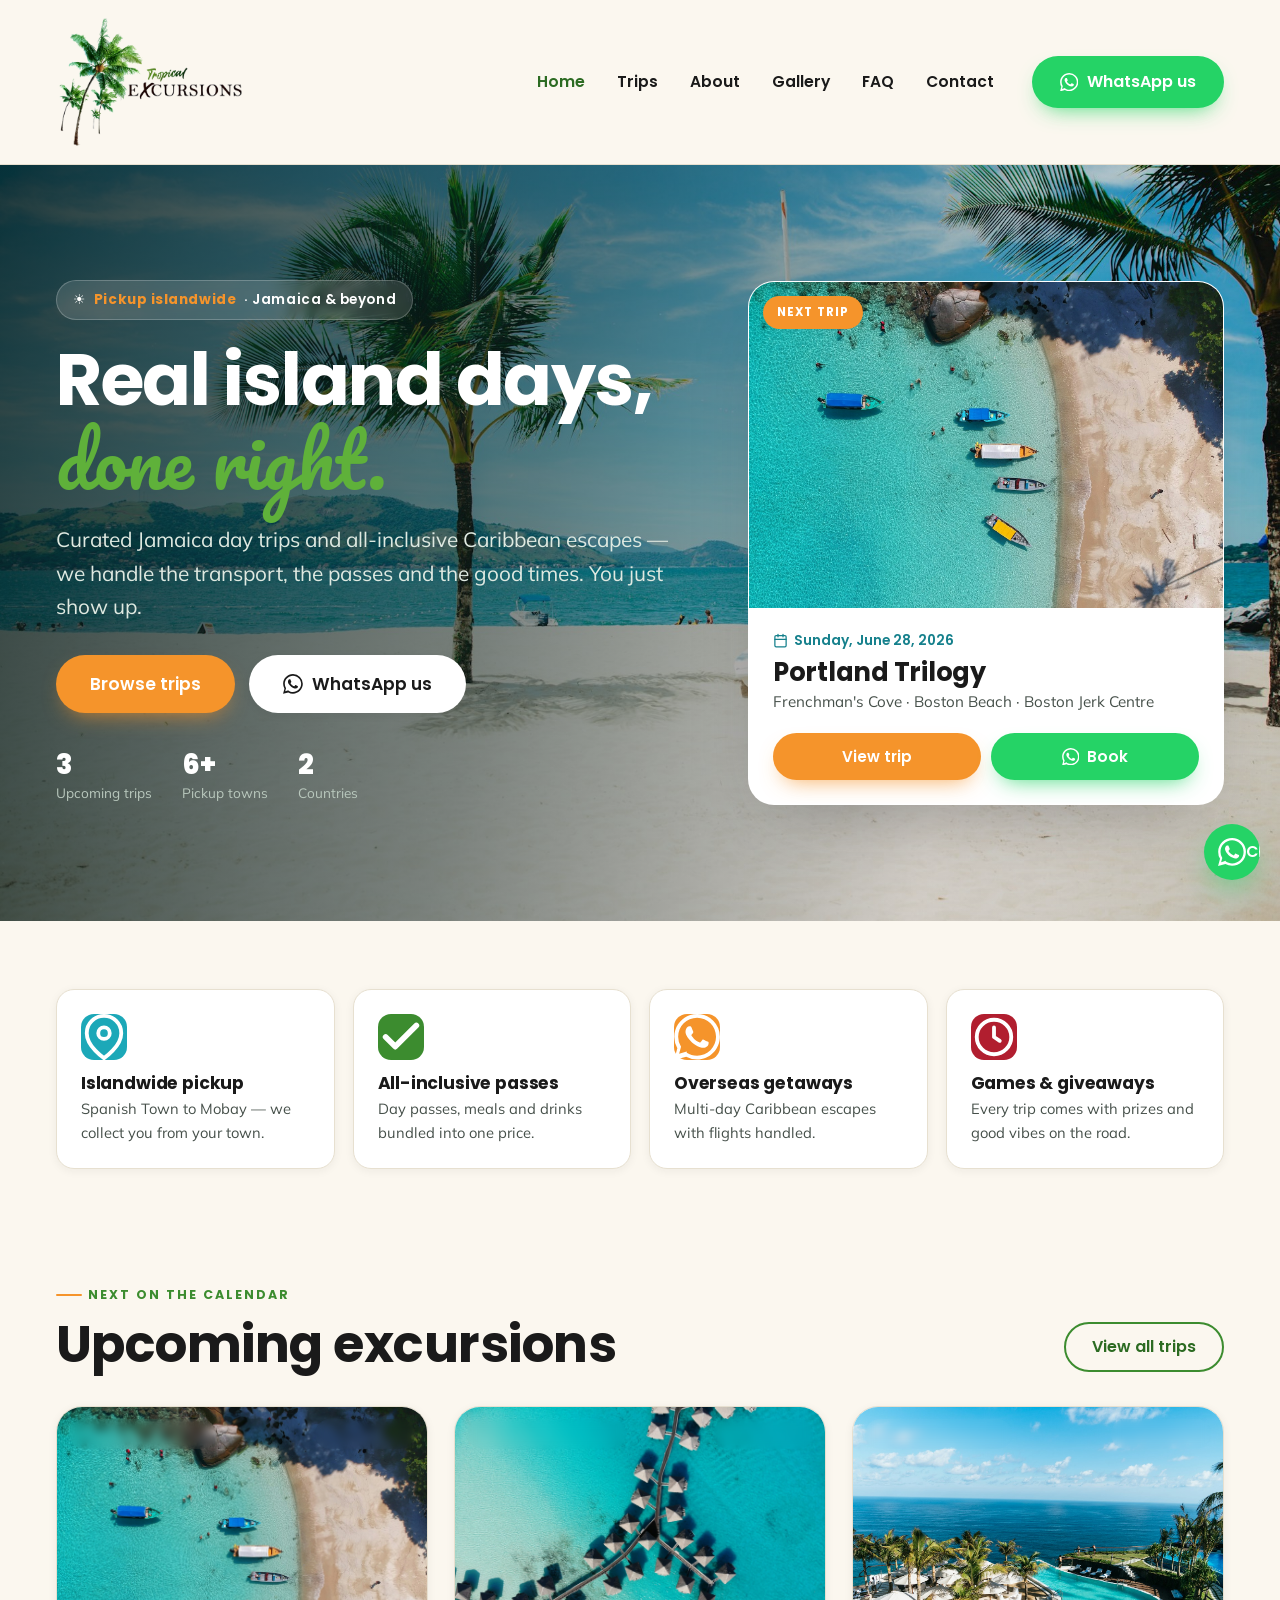
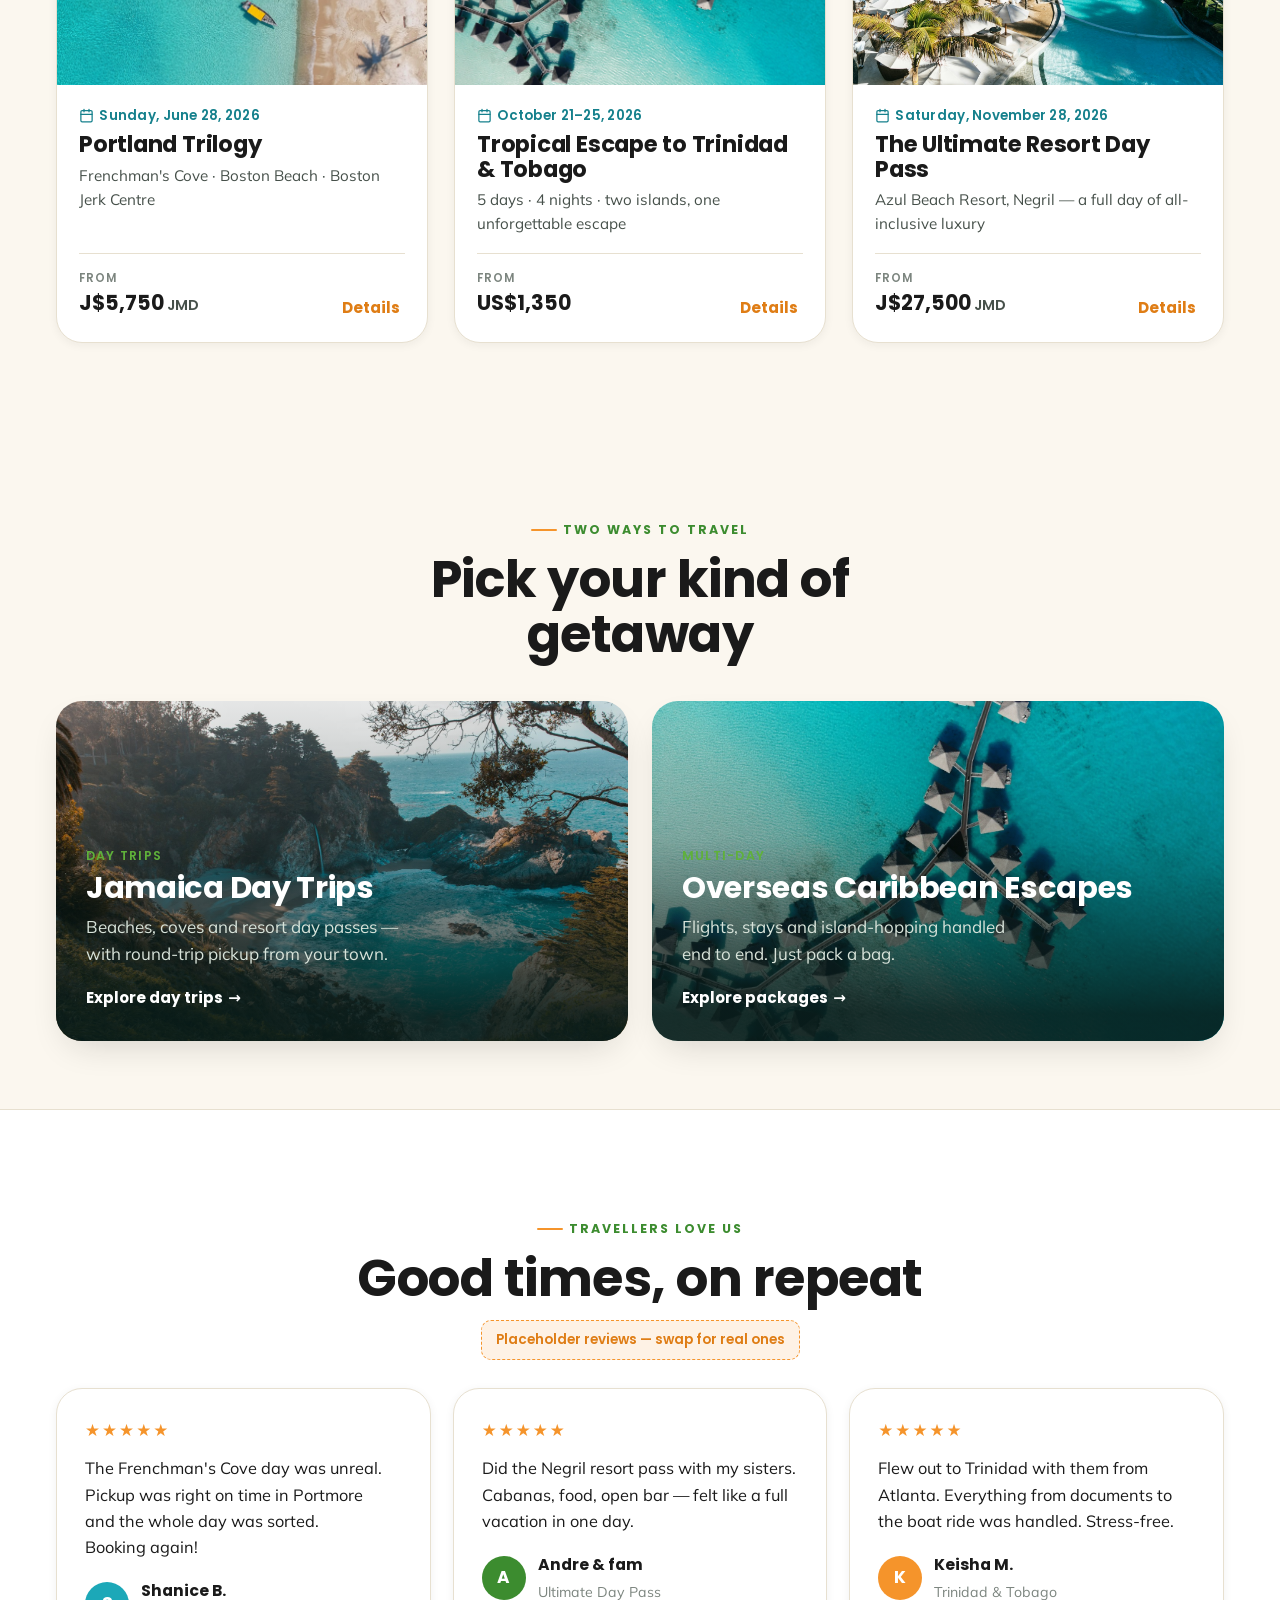
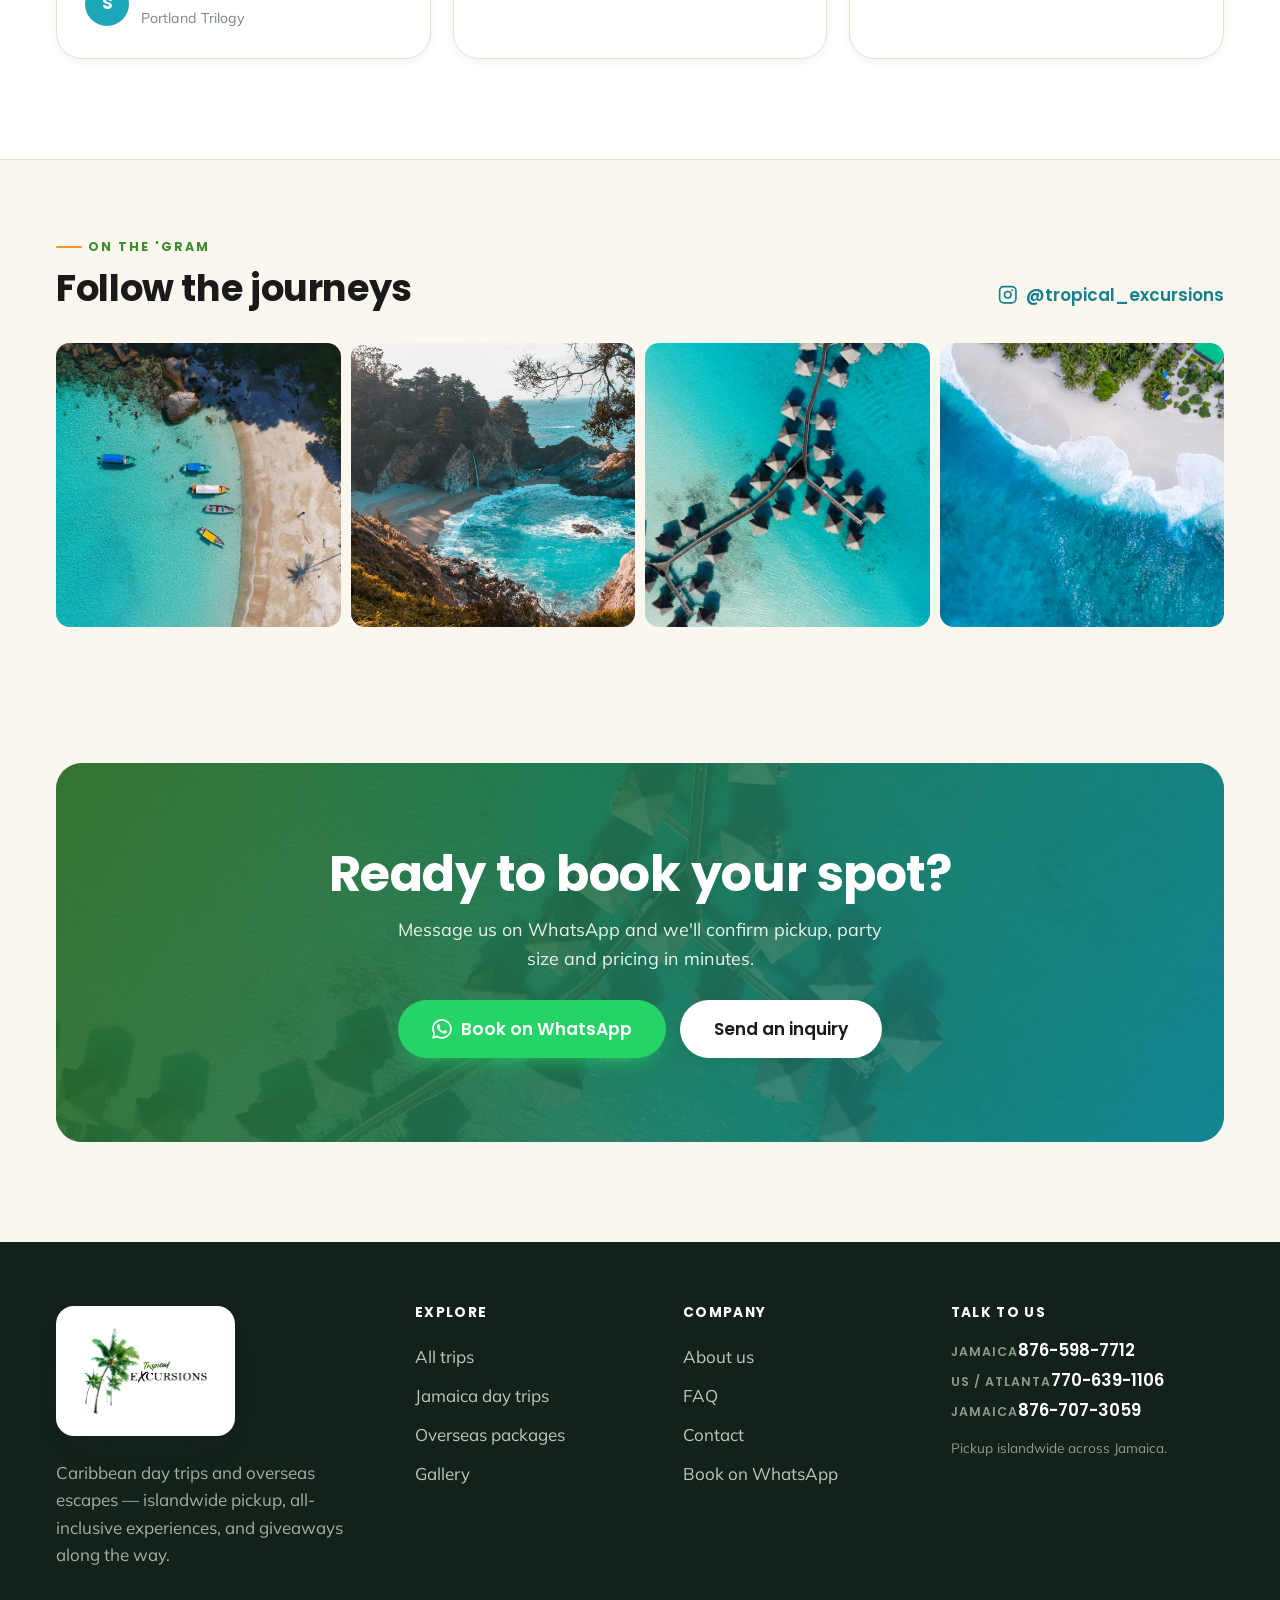
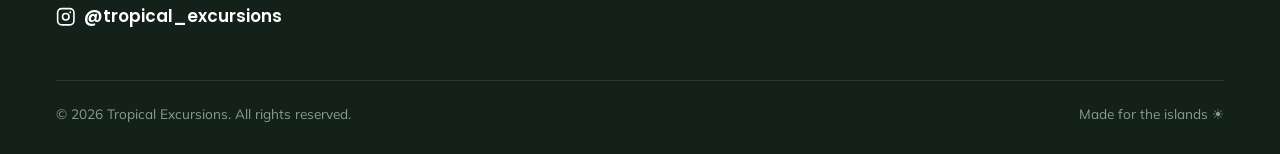
<file: index.html>
<!DOCTYPE html>
<html lang="en">
<head>
<meta charset="UTF-8">
<meta name="viewport" content="width=device-width, initial-scale=1.0">
<title>Tropical Excursions — Caribbean day trips & overseas escapes</title>
<meta name="description" content="Jamaica day trips with islandwide pickup and all-inclusive Caribbean getaways. Book Tropical Excursions on WhatsApp.">
<meta property="og:title" content="Tropical Excursions — Caribbean day trips & overseas escapes">
<meta property="og:description" content="Islandwide pickup. All-inclusive day passes. Overseas getaways. Book on WhatsApp.">
<meta property="og:image" content="assets/img/hero-beach.jpg">
<link rel="preconnect" href="https://fonts.googleapis.com">
<link rel="preconnect" href="https://fonts.gstatic.com" crossorigin>
<link href="https://fonts.googleapis.com/css2?family=Pacifico&family=Poppins:wght@500;600;700;800&family=Mulish:wght@400;500;600;700&display=swap" rel="stylesheet">
<link rel="stylesheet" href="assets/css/styles.css">
<style>
/* ---- Home hero ---- */
.hero{position:relative;overflow:hidden;background:#0d2a30}
.hero-bg{position:absolute;inset:0}
.hero-bg img{width:100%;height:100%;object-fit:cover;object-position:center 60%}
.hero-bg::after{content:"";position:absolute;inset:0;
  background:linear-gradient(105deg, rgba(8,30,28,.82) 0%, rgba(8,30,28,.5) 42%, rgba(8,30,28,.12) 75%);}
.hero-inner{position:relative;display:grid;grid-template-columns:1.15fr .85fr;gap:48px;align-items:center;
  max-width:1340px;margin:0 auto;padding:clamp(56px,9vw,120px) var(--pad)}
.hero-eyebrow{display:inline-flex;align-items:center;gap:.6em;color:#fff;font-family:var(--f-head);
  font-weight:600;font-size:.85rem;letter-spacing:.04em;background:rgba(255,255,255,.13);
  border:1px solid rgba(255,255,255,.22);padding:8px 16px;border-radius:999px;backdrop-filter:blur(4px)}
.hero-eyebrow b{color:var(--sunset)}
.hero h1{color:#fff;font-size:clamp(2.6rem,5.6vw,4.5rem);margin:22px 0 0;letter-spacing:-.02em}
.hero h1 .script{color:var(--leaf);font-weight:400;display:block;font-size:1.02em;line-height:1.2;margin-top:-.05em}
.hero p.lead{color:#dfe9e1;margin:20px 0 32px;font-size:clamp(1.05rem,1.7vw,1.3rem)}
.hero-actions{display:flex;flex-wrap:wrap;gap:14px}
.hero-stats{display:flex;gap:30px;margin-top:38px}
.hero-stats div{color:#fff}
.hero-stats b{display:block;font-family:var(--f-head);font-weight:800;font-size:1.7rem;line-height:1}
.hero-stats span{color:#b9c8bd;font-size:.85rem}
/* featured card */
.feat{background:#fff;border-radius:var(--r-lg);box-shadow:var(--shadow-lg);overflow:hidden;border:1px solid rgba(255,255,255,.5)}
.feat-media{position:relative;aspect-ratio:16/11;overflow:hidden}
.feat-media img{width:100%;height:100%;object-fit:cover}
.feat-flag{position:absolute;top:14px;left:14px;background:var(--sunset);color:#fff;font-family:var(--f-head);
  font-weight:700;font-size:.74rem;letter-spacing:.08em;text-transform:uppercase;padding:7px 14px;border-radius:999px;box-shadow:var(--shadow-sm);white-space:nowrap}
.feat-body{padding:22px 24px 24px}
.feat-body .date{font-family:var(--f-head);font-weight:600;color:var(--teal-dk);font-size:.86rem;display:flex;align-items:center;gap:.4em}
.feat-body h3{font-size:1.6rem;margin:7px 0 4px}
.feat-body .tag{color:var(--ink-2);font-size:.95rem;margin-bottom:18px}
.feat-actions{display:flex;gap:10px}
.feat-actions .btn{flex:1;padding:13px 16px;font-size:.95rem}
@media(max-width:880px){
  .hero-inner{grid-template-columns:1fr;gap:34px}
  .hero-bg img{object-position:center}
  .hero-bg::after{background:linear-gradient(180deg, rgba(8,30,28,.72), rgba(8,30,28,.6))}
}
/* ---- value props ---- */
.props{display:grid;grid-template-columns:repeat(4,1fr);gap:18px}
.prop{background:#fff;border:1px solid var(--line);border-radius:var(--r);padding:24px;box-shadow:var(--shadow-sm)}
.prop .ic{width:46px;height:46px;border-radius:13px;display:grid;place-items:center;margin-bottom:14px;color:#fff}
.prop h4{font-size:1.08rem;margin-bottom:5px}
.prop p{font-size:.92rem;color:var(--ink-2);margin:0}
@media(max-width:780px){.props{grid-template-columns:1fr 1fr}}
@media(max-width:460px){.props{grid-template-columns:1fr}}
/* ---- split section ---- */
.split{display:grid;grid-template-columns:1fr 1fr;gap:24px}
.split-card{position:relative;border-radius:var(--r-lg);overflow:hidden;min-height:340px;display:flex;
  align-items:flex-end;color:#fff;box-shadow:var(--shadow);isolation:isolate}
.split-card img{position:absolute;inset:0;width:100%;height:100%;object-fit:cover;z-index:-2;transition:transform .6s ease}
.split-card:hover img{transform:scale(1.06)}
.split-card::after{content:"";position:absolute;inset:0;z-index:-1;
  background:linear-gradient(0deg, rgba(8,28,26,.9) 8%, rgba(8,28,26,.25) 60%, rgba(8,28,26,.05))}
.split-card .sc-in{padding:30px}
.split-card .sc-tag{font-family:var(--f-head);font-weight:600;font-size:.78rem;letter-spacing:.1em;text-transform:uppercase;color:var(--leaf)}
.split-card h3{color:#fff;font-size:1.9rem;margin:6px 0 8px}
.split-card p{color:#d8e3da;margin:0 0 16px;max-width:34ch}
@media(max-width:720px){.split{grid-template-columns:1fr}}
/* ---- testimonials ---- */
.t-grid{display:grid;grid-template-columns:repeat(3,1fr);gap:22px}
.t-card{background:#fff;border:1px solid var(--line);border-radius:var(--r-lg);padding:28px;box-shadow:var(--shadow-sm);position:relative}
.t-card .quote{font-family:var(--f-display);font-size:3rem;color:var(--sand-2);line-height:.4;position:absolute;top:26px;right:24px}
.t-card p{font-size:1.02rem;color:var(--ink);position:relative}
.t-stars{color:var(--sunset);letter-spacing:2px;margin-bottom:12px;font-size:1.05rem}
.t-who{display:flex;align-items:center;gap:12px;margin-top:18px}
.t-av{width:44px;height:44px;border-radius:50%;background:var(--teal);color:#fff;display:grid;place-items:center;font-family:var(--f-head);font-weight:700}
.t-who b{font-family:var(--f-head);font-size:.98rem;display:block}
.t-who small{color:var(--ink-3)}
@media(max-width:820px){.t-grid{grid-template-columns:1fr}}
/* ---- final CTA ---- */
.cta-band{position:relative;border-radius:var(--r-lg);overflow:hidden;color:#fff;text-align:center;
  padding:clamp(48px,7vw,84px) var(--pad);isolation:isolate}
.cta-band img{position:absolute;inset:0;width:100%;height:100%;object-fit:cover;z-index:-2}
.cta-band::after{content:"";position:absolute;inset:0;z-index:-1;background:linear-gradient(120deg,rgba(44,107,34,.92),rgba(21,128,140,.82))}
.cta-band h2{color:#fff;font-size:clamp(2rem,4vw,3.1rem)}
.cta-band p{color:#eaf4ec;max-width:46ch;margin:14px auto 28px;font-size:1.12rem}
.cta-actions{display:flex;gap:14px;justify-content:center;flex-wrap:wrap}
/* ---- IG strip ---- */
.ig-strip{display:grid;grid-template-columns:repeat(4,1fr);gap:10px;margin-top:30px}
.ig-strip a{position:relative;aspect-ratio:1;border-radius:14px;overflow:hidden;display:block}
.ig-strip img{width:100%;height:100%;object-fit:cover;transition:transform .5s}
.ig-strip a:hover img{transform:scale(1.08)}
.ig-strip a::after{content:"";position:absolute;inset:0;background:rgba(28,168,184,0);transition:.3s}
.ig-strip a:hover::after{background:rgba(28,168,184,.22)}
@media(max-width:600px){.ig-strip{grid-template-columns:1fr 1fr}}
.section-head{max-width:640px;margin-bottom:38px}
.section-head.center{margin-left:auto;margin-right:auto;text-align:center}
.section-head h2{margin:12px 0 0}
.section-head p{margin-top:14px}
.head-row{display:flex;align-items:flex-end;justify-content:space-between;gap:20px;margin-bottom:34px;flex-wrap:wrap}
.head-row .section-head{margin-bottom:0}
</style>
</head>
<body>
<div id="site-header"></div>

<main>
  <!-- HERO -->
  <section class="hero" data-screen-label="Home hero">
    <div class="hero-bg"><img src="assets/img/hero-beach.jpg" alt="Turquoise Caribbean beach"></div>
    <div class="hero-inner">
      <div class="reveal in">
        <span class="hero-eyebrow">☀ <b>Pickup islandwide</b> · Jamaica & beyond</span>
        <h1>Real island days,<span class="script">done right.</span></h1>
        <p class="lead">Curated Jamaica day trips and all-inclusive Caribbean escapes — we handle the transport, the passes and the good times. You just show up.</p>
        <div class="hero-actions">
          <a class="btn btn-primary btn-lg" href="trips.html">Browse trips</a>
          <a class="btn btn-light btn-lg" id="hero-wa" href="#" target="_blank" rel="noopener"></a>
        </div>
        <div class="hero-stats">
          <div><b>3</b><span>Upcoming trips</span></div>
          <div><b>6+</b><span>Pickup towns</span></div>
          <div><b>2</b><span>Countries</span></div>
        </div>
      </div>
      <div class="reveal in" id="featured"></div>
    </div>
  </section>

  <!-- VALUE PROPS -->
  <section class="section-sm">
    <div class="wrap-wide">
      <div class="props" id="props"></div>
    </div>
  </section>

  <!-- UPCOMING -->
  <section class="section" style="padding-top:clamp(20px,3vw,40px)">
    <div class="wrap-wide">
      <div class="head-row">
        <div class="section-head reveal">
          <span class="eyebrow">Next on the calendar</span>
          <h2 class="h-xl">Upcoming excursions</h2>
        </div>
        <a class="btn btn-ghost" href="trips.html">View all trips</a>
      </div>
      <div class="card-grid" id="upcoming"></div>
    </div>
  </section>

  <!-- SPLIT -->
  <section class="section-sm">
    <div class="wrap-wide">
      <div class="section-head center reveal">
        <span class="eyebrow center">Two ways to travel</span>
        <h2 class="h-xl">Pick your kind of getaway</h2>
      </div>
      <div class="split">
        <a class="split-card reveal" href="trips.html#jamaica">
          <img src="assets/img/stock-cove.jpg" alt="Jamaica cove">
          <div class="sc-in">
            <div class="sc-tag">Day trips</div>
            <h3>Jamaica Day Trips</h3>
            <p>Beaches, coves and resort day passes — with round-trip pickup from your town.</p>
            <span class="tc-go" style="color:#fff">Explore day trips <span style="display:inline-flex">→</span></span>
          </div>
        </a>
        <a class="split-card reveal" href="trips.html#overseas">
          <img src="assets/img/bay-tt.jpg" alt="Overseas Caribbean bay">
          <div class="sc-in">
            <div class="sc-tag">Multi-day</div>
            <h3>Overseas Caribbean Escapes</h3>
            <p>Flights, stays and island-hopping handled end to end. Just pack a bag.</p>
            <span class="tc-go" style="color:#fff">Explore packages <span style="display:inline-flex">→</span></span>
          </div>
        </a>
      </div>
    </div>
  </section>

  <!-- TESTIMONIALS -->
  <section class="section" style="background:var(--white);border-top:1px solid var(--line);border-bottom:1px solid var(--line)">
    <div class="wrap-wide">
      <div class="section-head center reveal" style="margin-bottom:14px">
        <span class="eyebrow center">Travellers love us</span>
        <h2 class="h-xl">Good times, on repeat</h2>
      </div>
      <p class="center muted" style="margin-bottom:28px">
        <span class="note-flag">Placeholder reviews — swap for real ones</span>
      </p>
      <div class="t-grid" id="tests"></div>
    </div>
  </section>

  <!-- IG STRIP -->
  <section class="section-sm">
    <div class="wrap-wide">
      <div class="head-row">
        <div class="section-head reveal">
          <span class="eyebrow">On the 'gram</span>
          <h2 class="h-lg">Follow the journeys</h2>
        </div>
        <a class="foot-ig" id="ig-link" href="#" target="_blank" rel="noopener" style="color:var(--teal-dk)"></a>
      </div>
      <div class="ig-strip" id="ig"></div>
    </div>
  </section>

  <!-- FINAL CTA -->
  <section class="section-sm" style="padding-bottom:clamp(54px,8vw,100px)">
    <div class="wrap-wide">
      <div class="cta-band reveal">
        <img src="assets/img/bay-tt.jpg" alt="">
        <h2>Ready to book your spot?</h2>
        <p>Message us on WhatsApp and we'll confirm pickup, party size and pricing in minutes.</p>
        <div class="cta-actions">
          <a class="btn btn-wa btn-lg" id="cta-wa" href="#" target="_blank" rel="noopener"></a>
          <a class="btn btn-light btn-lg" href="contact.html">Send an inquiry</a>
        </div>
      </div>
    </div>
  </section>
</main>

<div id="site-footer"></div>

<script src="assets/js/trips.js"></script>
<script src="assets/js/site.js"></script>
<script>
  mountChrome("index.html");

  // featured = soonest upcoming trip
  const upcoming = TRIPS.filter(t=>TX.status(t)==="upcoming").sort(TX.byDate);
  const feat = upcoming[0];
  if(feat){
    const from = TX.fromPrice(feat);
    document.getElementById("featured").innerHTML = `
      <div class="feat">
        <div class="feat-media">
          <img src="${feat.card_image}" alt="${feat.name}">
          <span class="feat-flag">Next trip</span>
        </div>
        <div class="feat-body">
          <div class="date">${ICON.cal} ${feat.date_display}</div>
          <h3>${feat.name}</h3>
          <p class="tag">${feat.tagline}</p>
          <div class="feat-actions">
            <a class="btn btn-primary" href="trip.html?slug=${feat.slug}">View trip</a>
            <a class="btn btn-wa" href="${TX.waLink(feat)}" target="_blank" rel="noopener">${ICON.wa} Book</a>
          </div>
        </div>
      </div>`;
  }

  // hero + cta whatsapp links
  document.getElementById("hero-wa").href = TX.waLink(null);
  document.getElementById("hero-wa").innerHTML = ICON.wa + " WhatsApp us";
  document.getElementById("cta-wa").href = TX.waLink(null);
  document.getElementById("cta-wa").innerHTML = ICON.wa + " Book on WhatsApp";
  document.getElementById("ig-link").href = "https://instagram.com/"+SITE.instagram;
  document.getElementById("ig-link").innerHTML = ICON.ig + " @"+SITE.instagram;

  // value props
  const props = [
    ["pin","var(--teal)","Islandwide pickup","Spanish Town to Mobay — we collect you from your town."],
    ["check","var(--palm)","All-inclusive passes","Day passes, meals and drinks bundled into one price."],
    ["wa","var(--sunset)","Overseas getaways","Multi-day Caribbean escapes with flights handled."],
    ["clock","var(--tt-red)","Games & giveaways","Every trip comes with prizes and good vibes on the road."]
  ];
  document.getElementById("props").innerHTML = props.map(([ic,col,h,p])=>`
    <div class="prop reveal"><div class="ic" style="background:${col}">${ICON[ic]}</div><h4>${h}</h4><p>${p}</p></div>`).join("");

  // upcoming cards
  document.getElementById("upcoming").innerHTML = upcoming.map(tripCard).join("");

  // testimonials (placeholder)
  const tests = [
    ["The Frenchman's Cove day was unreal. Pickup was right on time in Portmore and the whole day was sorted. Booking again!","Shanice B.","Portland Trilogy","#1CA8B8"],
    ["Did the Negril resort pass with my sisters. Cabanas, food, open bar — felt like a full vacation in one day.","Andre & fam","Ultimate Day Pass","#3C8C2F"],
    ["Flew out to Trinidad with them from Atlanta. Everything from documents to the boat ride was handled. Stress-free.","Keisha M.","Trinidad & Tobago","#F5942B"]
  ];
  document.getElementById("tests").innerHTML = tests.map(([q,who,trip,col])=>`
    <div class="t-card reveal">
      <div class="t-stars">★★★★★</div>
      <p>${q}</p>
      <div class="t-who"><div class="t-av" style="background:${col}">${who[0]}</div><div><b>${who}</b><small>${trip}</small></div></div>
    </div>`).join("");

  // IG strip (reuse imagery)
  const igs = ["assets/img/stock-beach.jpg","assets/img/stock-cove.jpg","assets/img/bay-tt.jpg","assets/img/stock-waves.jpg"];
  document.getElementById("ig").innerHTML = igs.map(src=>`
    <a href="https://instagram.com/${SITE.instagram}" target="_blank" rel="noopener"><img src="${src}" alt="Trip photo" loading="lazy"></a>`).join("");

  initReveal();
</script>
</body>
</html>
</file>
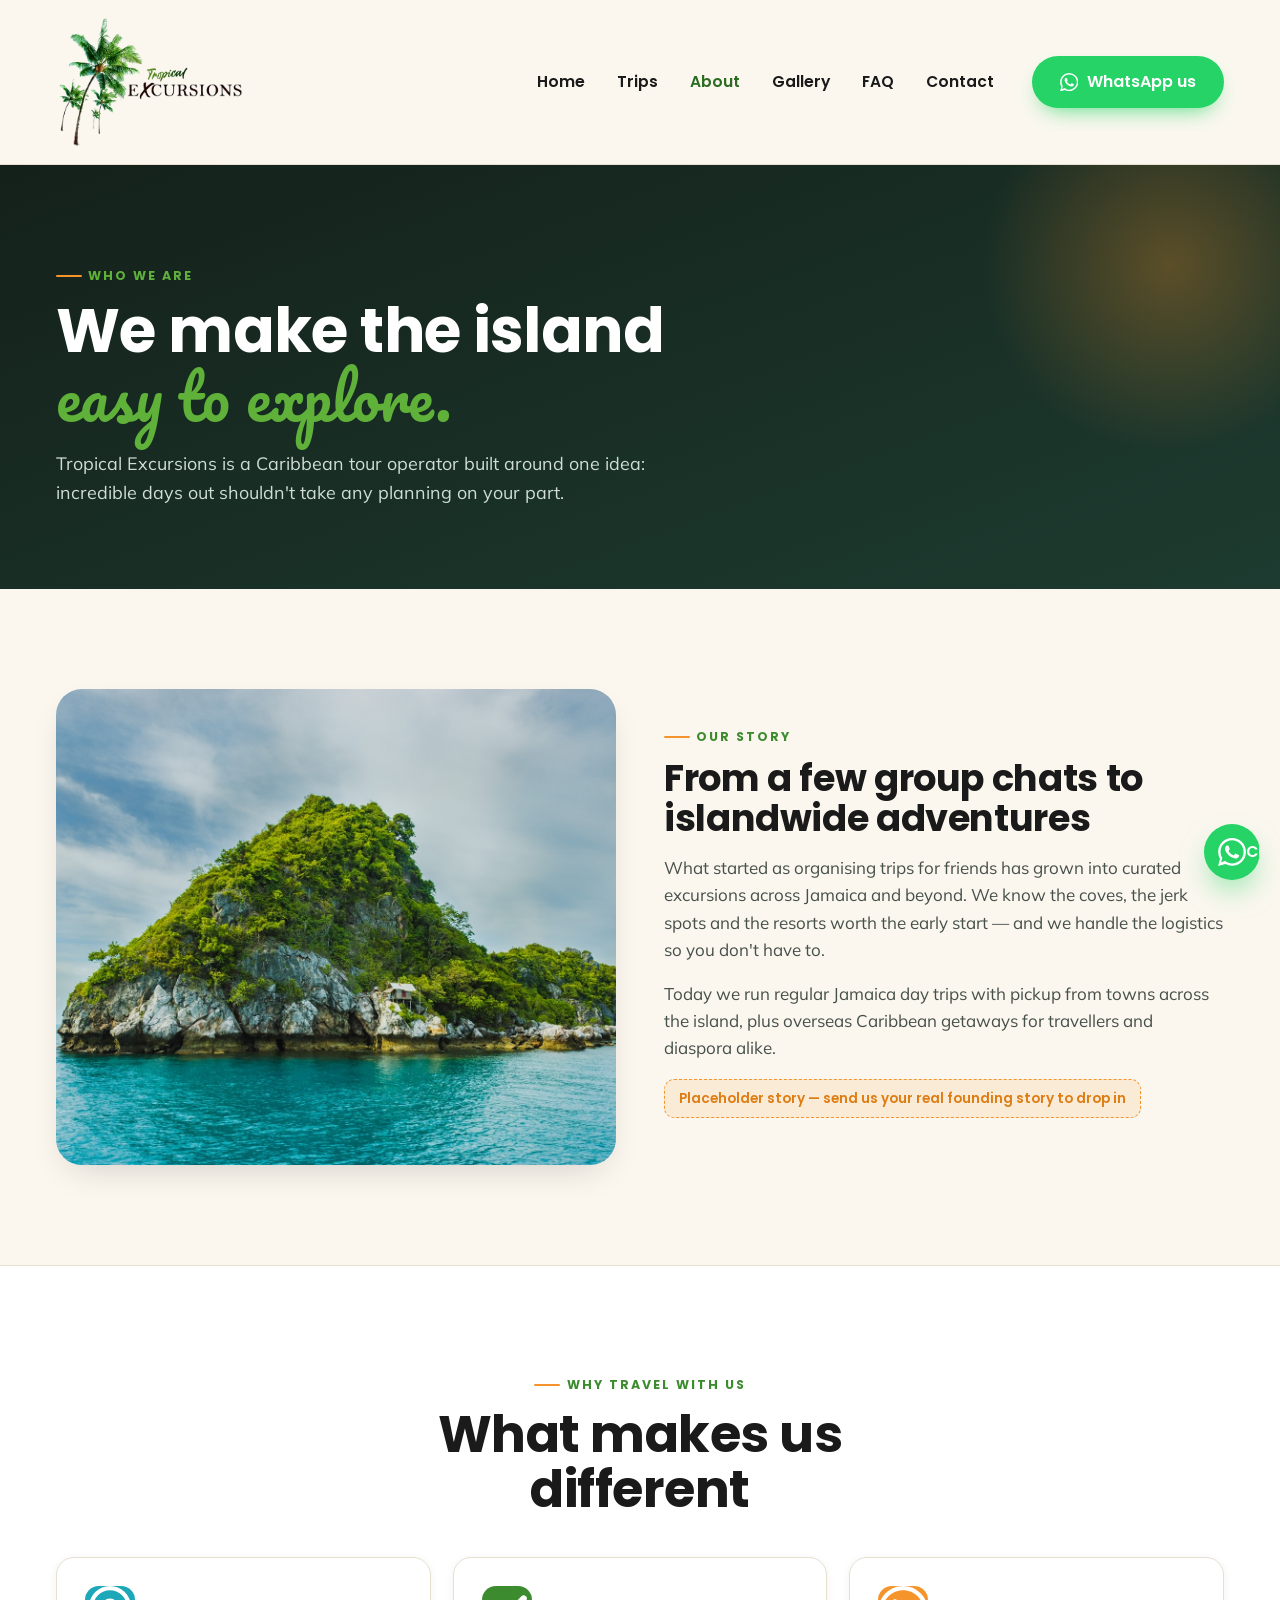
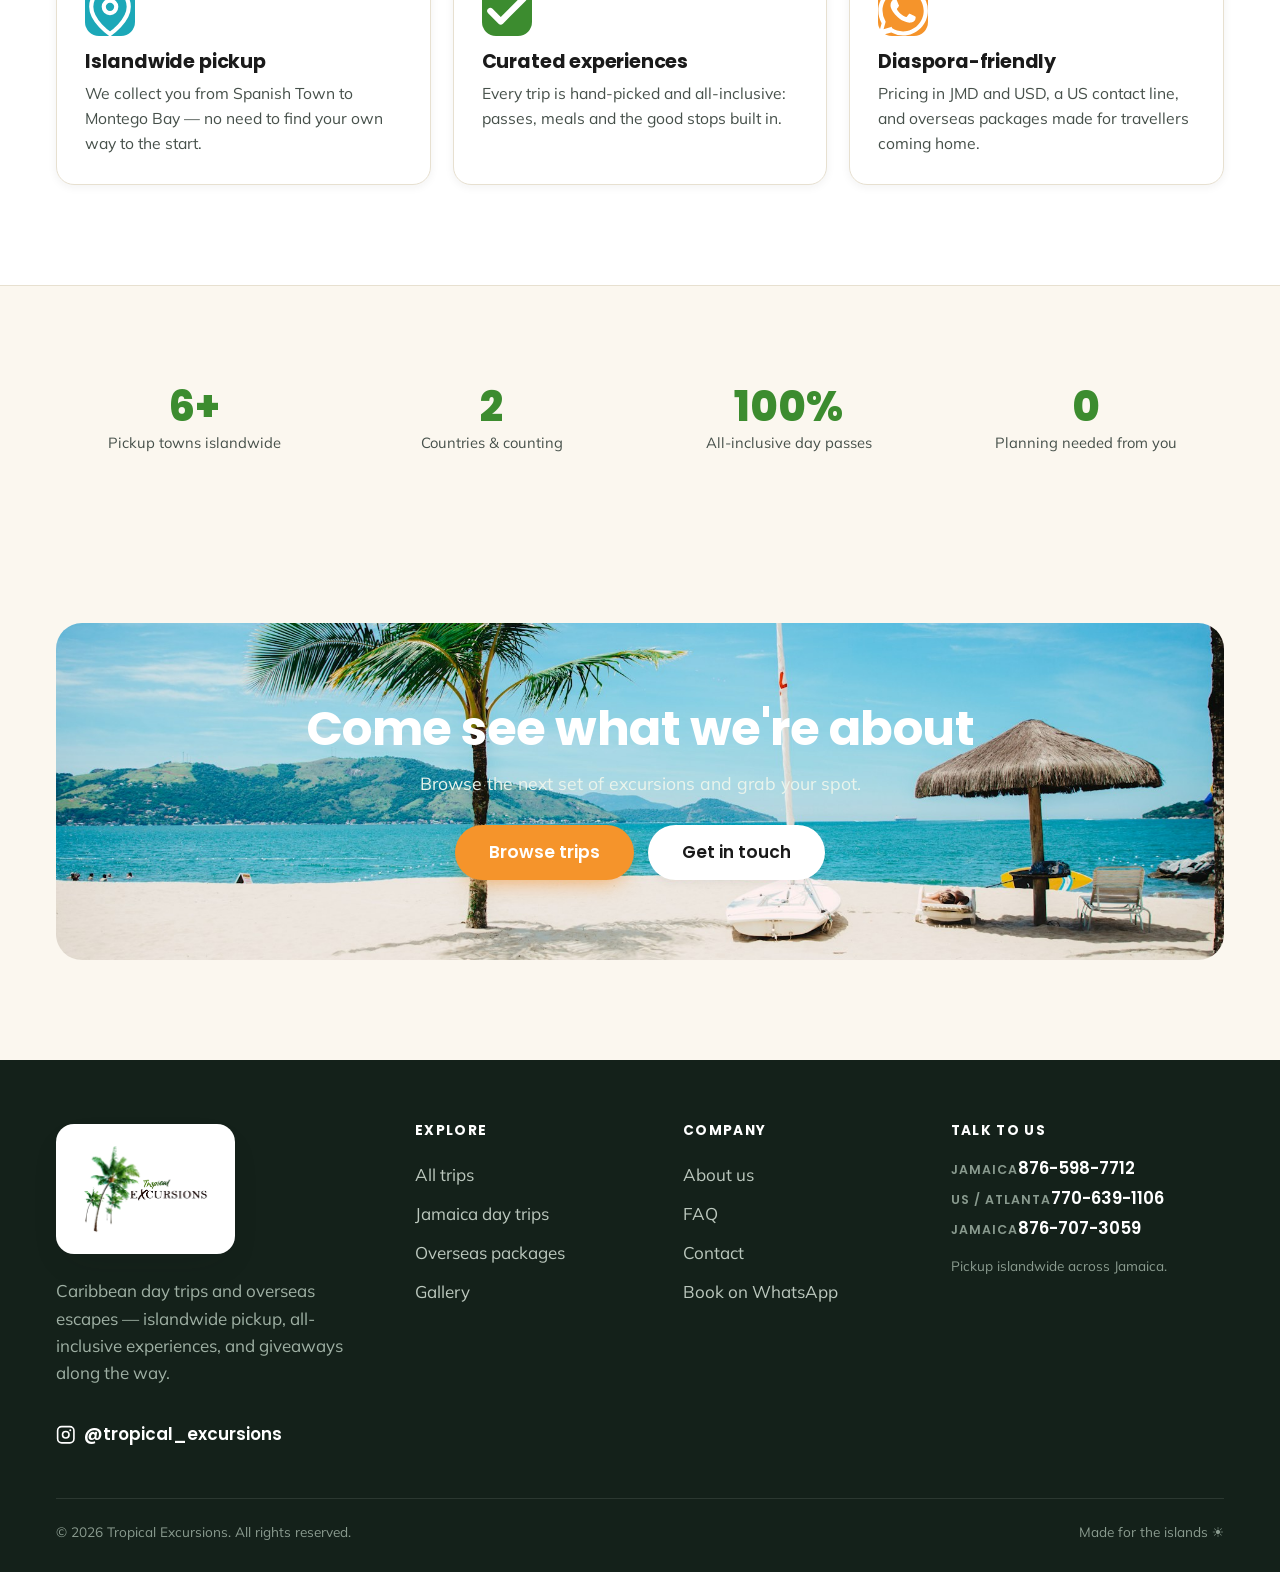
<file: about.html>
<!DOCTYPE html>
<html lang="en">
<head>
<meta charset="UTF-8">
<meta name="viewport" content="width=device-width, initial-scale=1.0">
<title>About — Tropical Excursions</title>
<meta name="description" content="Tropical Excursions runs curated Jamaica day trips and overseas Caribbean escapes with islandwide pickup.">
<meta property="og:image" content="assets/img/hero-beach.jpg">
<link rel="preconnect" href="https://fonts.googleapis.com">
<link rel="preconnect" href="https://fonts.gstatic.com" crossorigin>
<link href="https://fonts.googleapis.com/css2?family=Pacifico&family=Poppins:wght@500;600;700;800&family=Mulish:wght@400;500;600;700&display=swap" rel="stylesheet">
<link rel="stylesheet" href="assets/css/styles.css">
</head>
<body>
<div id="site-header"></div>

<main>
  <section class="page-hero">
    <div class="wrap-wide">
      <span class="eyebrow">Who we are</span>
      <h1>We make the island<br><span class="script">easy to explore.</span></h1>
      <p>Tropical Excursions is a Caribbean tour operator built around one idea: incredible days out shouldn't take any planning on your part.</p>
    </div>
  </section>

  <section class="section">
    <div class="wrap-wide">
      <div class="about-grid">
        <div class="about-img reveal"><img src="assets/img/stock-island.jpg" alt="Lush Caribbean island and turquoise water"></div>
        <div class="reveal">
          <span class="eyebrow">Our story</span>
          <h2 class="h-lg" style="margin:12px 0 16px">From a few group chats to islandwide adventures</h2>
          <p class="muted">What started as organising trips for friends has grown into curated excursions across Jamaica and beyond. We know the coves, the jerk spots and the resorts worth the early start — and we handle the logistics so you don't have to.</p>
          <p class="muted">Today we run regular Jamaica day trips with pickup from towns across the island, plus overseas Caribbean getaways for travellers and diaspora alike.</p>
          <p><span class="note-flag">Placeholder story — send us your real founding story to drop in</span></p>
        </div>
      </div>
    </div>
  </section>

  <section class="section" style="background:var(--white);border-top:1px solid var(--line);border-bottom:1px solid var(--line)">
    <div class="wrap-wide">
      <div class="section-head center" style="text-align:center;max-width:560px;margin:0 auto 40px">
        <span class="eyebrow center">Why travel with us</span>
        <h2 class="h-xl" style="margin-top:12px">What makes us different</h2>
      </div>
      <div class="feature-grid" id="features"></div>
    </div>
  </section>

  <section class="section">
    <div class="wrap-wide">
      <div class="stat-band">
        <div class="reveal"><b>6+</b><span>Pickup towns islandwide</span></div>
        <div class="reveal"><b>2</b><span>Countries &amp; counting</span></div>
        <div class="reveal"><b>100%</b><span>All-inclusive day passes</span></div>
        <div class="reveal"><b>0</b><span>Planning needed from you</span></div>
      </div>
    </div>
  </section>

  <section class="section-sm" style="padding-bottom:clamp(54px,8vw,100px)">
    <div class="wrap-wide">
      <div class="cta-band reveal" style="position:relative;border-radius:var(--r-lg);overflow:hidden;color:#fff;text-align:center;padding:clamp(48px,7vw,80px) var(--pad);isolation:isolate">
        <img src="assets/img/hero-beach.jpg" alt="" style="position:absolute;inset:0;width:100%;height:100%;object-fit:cover;z-index:-2">
        <h2 style="color:#fff;font-size:clamp(2rem,4vw,3rem)">Come see what we're about</h2>
        <p style="color:#eaf4ec;max-width:44ch;margin:14px auto 28px;font-size:1.1rem">Browse the next set of excursions and grab your spot.</p>
        <div class="cta-actions" style="display:flex;gap:14px;justify-content:center;flex-wrap:wrap">
          <a class="btn btn-primary btn-lg" href="trips.html">Browse trips</a>
          <a class="btn btn-light btn-lg" href="contact.html">Get in touch</a>
        </div>
      </div>
    </div>
  </section>
</main>

<div id="site-footer"></div>
<script src="assets/js/trips.js"></script>
<script src="assets/js/site.js"></script>
<script>
  mountChrome("about.html");
  const feats = [
    ["pin","var(--teal)","Islandwide pickup","We collect you from Spanish Town to Montego Bay — no need to find your own way to the start."],
    ["check","var(--palm)","Curated experiences","Every trip is hand-picked and all-inclusive: passes, meals and the good stops built in."],
    ["wa","var(--sunset)","Diaspora-friendly","Pricing in JMD and USD, a US contact line, and overseas packages made for travellers coming home."]
  ];
  document.getElementById("features").innerHTML = feats.map(([ic,col,h,p])=>`
    <div class="feature reveal"><div class="ic" style="background:${col}">${ICON[ic]}</div><h3>${h}</h3><p>${p}</p></div>`).join("");
  initReveal();
</script>
</body>
</html>
</file>
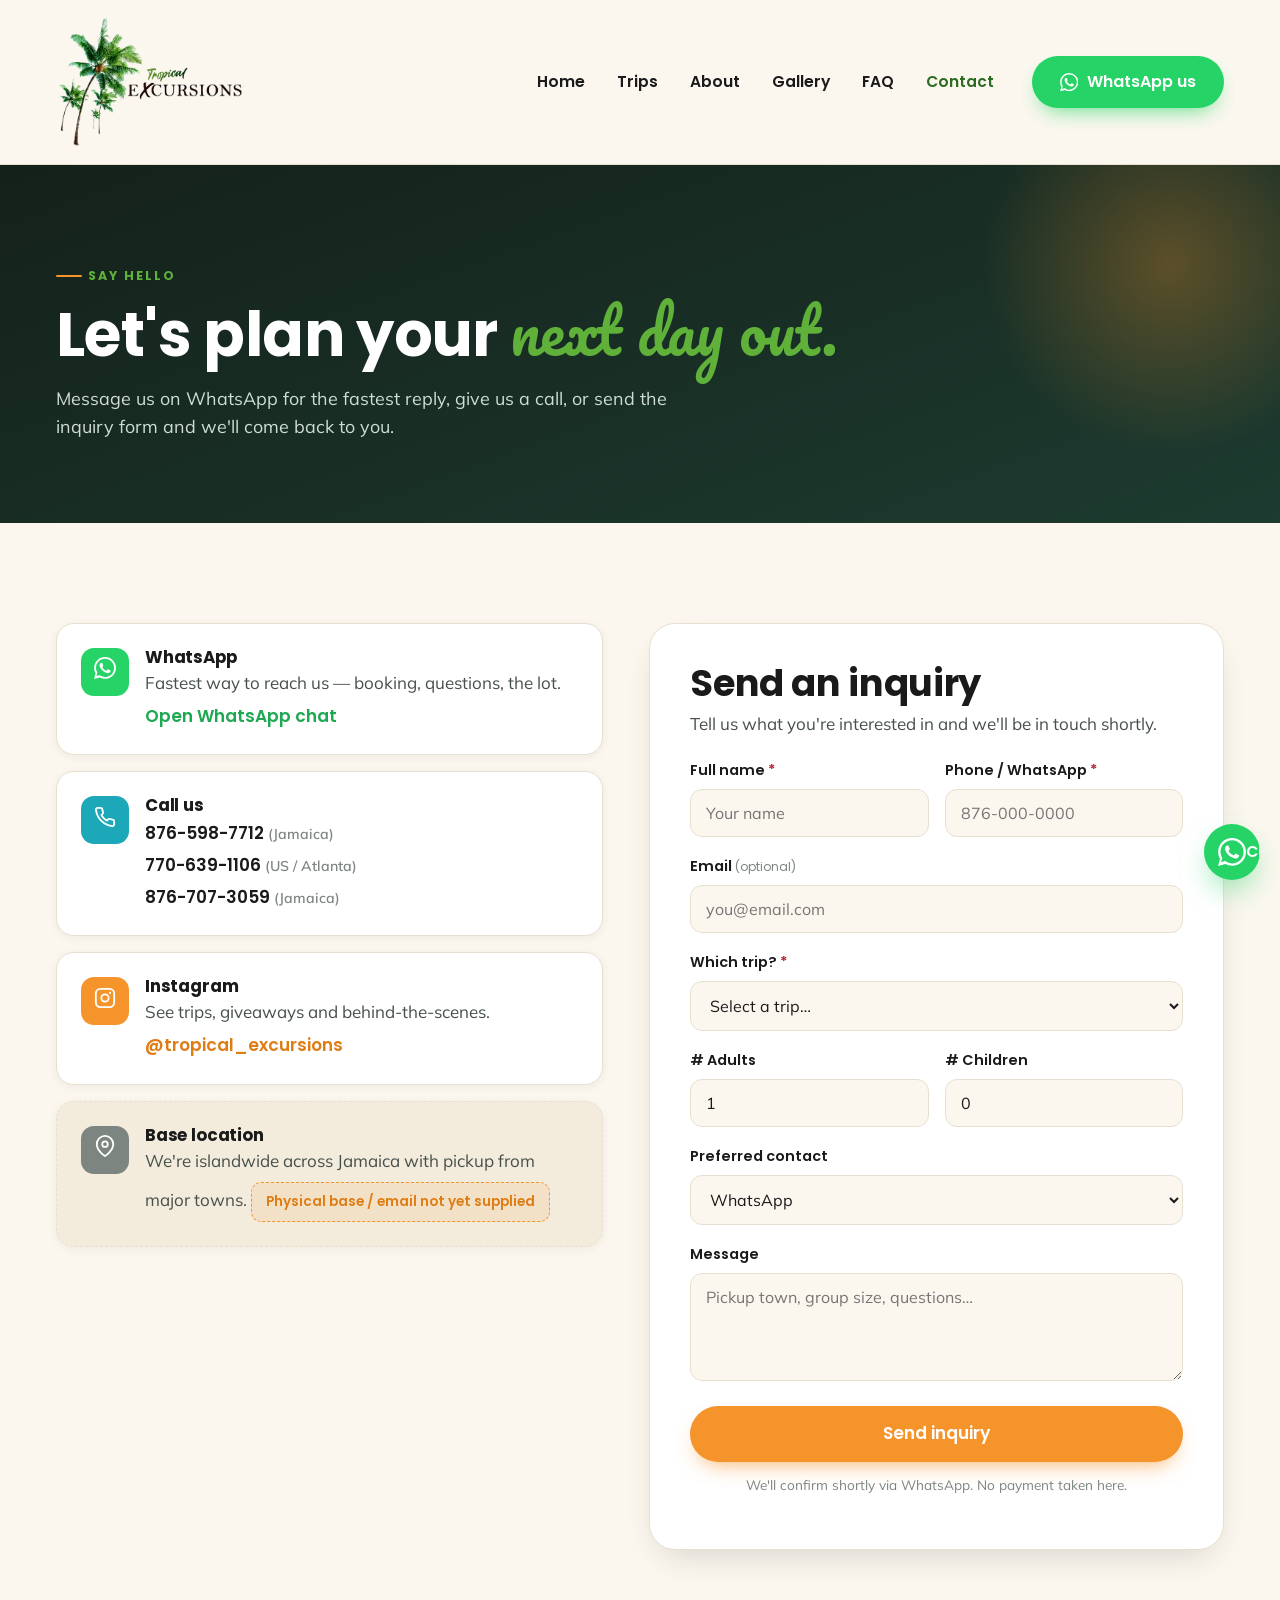
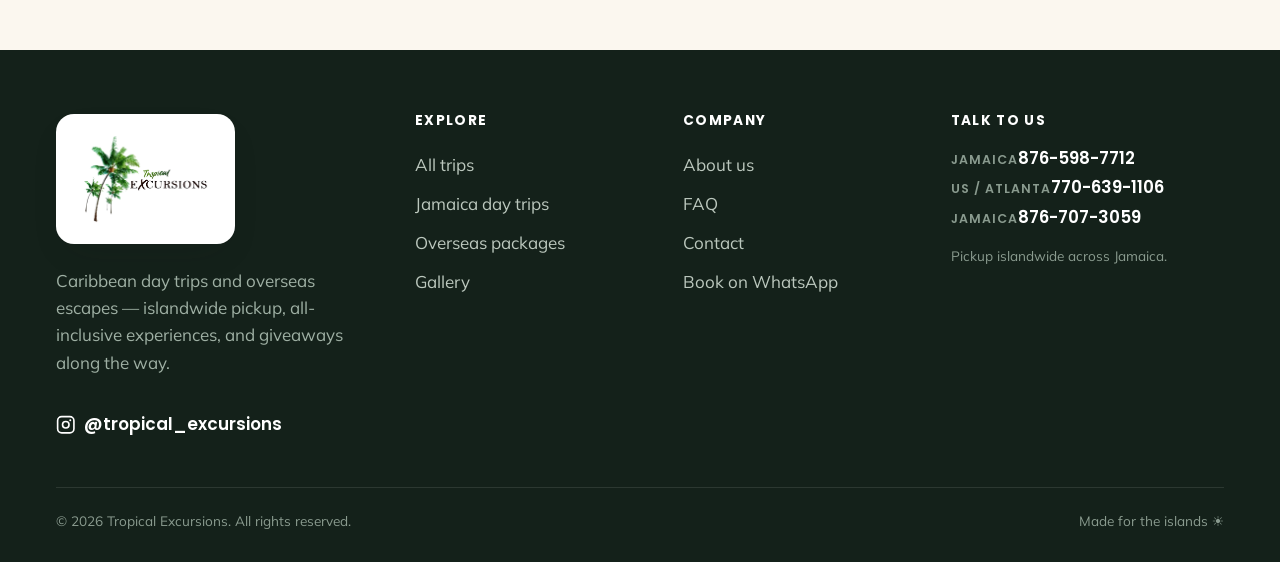
<file: contact.html>
<!DOCTYPE html>
<html lang="en">
<head>
<meta charset="UTF-8">
<meta name="viewport" content="width=device-width, initial-scale=1.0">
<title>Contact — Tropical Excursions</title>
<meta name="description" content="Get in touch with Tropical Excursions — WhatsApp, phone, Instagram, or send an inquiry about any trip.">
<meta property="og:image" content="assets/img/hero-beach.jpg">
<link rel="preconnect" href="https://fonts.googleapis.com">
<link rel="preconnect" href="https://fonts.gstatic.com" crossorigin>
<link href="https://fonts.googleapis.com/css2?family=Pacifico&family=Poppins:wght@500;600;700;800&family=Mulish:wght@400;500;600;700&display=swap" rel="stylesheet">
<link rel="stylesheet" href="assets/css/styles.css">
</head>
<body>
<div id="site-header"></div>

<main>
  <section class="page-hero">
    <div class="wrap-wide">
      <span class="eyebrow">Say hello</span>
      <h1>Let's plan your <span class="script">next day out.</span></h1>
      <p>Message us on WhatsApp for the fastest reply, give us a call, or send the inquiry form and we'll come back to you.</p>
    </div>
  </section>

  <section class="section">
    <div class="wrap-wide">
      <div class="contact-grid">
        <div>
          <div class="contact-card reveal">
            <div class="ic" style="background:var(--wa)"><span id="ic-wa"></span></div>
            <div>
              <h4>WhatsApp</h4>
              <p style="margin-bottom:6px">Fastest way to reach us — booking, questions, the lot.</p>
              <a id="wa-link" href="#" target="_blank" rel="noopener" style="color:var(--wa-dk)">Open WhatsApp chat</a>
            </div>
          </div>
          <div class="contact-card reveal">
            <div class="ic" style="background:var(--teal)"><span id="ic-phone"></span></div>
            <div id="phones-box">
              <h4>Call us</h4>
            </div>
          </div>
          <div class="contact-card reveal">
            <div class="ic" style="background:var(--sunset)"><span id="ic-ig"></span></div>
            <div>
              <h4>Instagram</h4>
              <p style="margin-bottom:6px">See trips, giveaways and behind-the-scenes.</p>
              <a id="ig-link" href="#" target="_blank" rel="noopener" style="color:var(--sunset-dk)"></a>
            </div>
          </div>
          <div class="contact-card reveal" style="background:var(--sand-2);border-style:dashed">
            <div class="ic" style="background:var(--ink-3)"><span id="ic-pin"></span></div>
            <div>
              <h4>Base location</h4>
              <p>We're islandwide across Jamaica with pickup from major towns. <span class="note-flag" style="margin-top:8px">Physical base / email not yet supplied</span></p>
            </div>
          </div>
        </div>

        <div class="form-card reveal" id="form-wrap"></div>
      </div>
    </div>
  </section>
</main>

<div id="site-footer"></div>
<script src="assets/js/trips.js"></script>
<script src="assets/js/site.js"></script>
<script>
  mountChrome("contact.html");
  document.getElementById("ic-wa").innerHTML = ICON.wa;
  document.getElementById("ic-phone").innerHTML = ICON.phone;
  document.getElementById("ic-ig").innerHTML = ICON.ig;
  document.getElementById("ic-pin").innerHTML = ICON.pin;
  // fix icon color (white) inside .ic
  document.querySelectorAll(".contact-card .ic svg").forEach(s=>{s.style.width="22px";s.style.height="22px";s.style.color="#fff";});

  document.getElementById("wa-link").href = TX.waLink(null);
  document.getElementById("ig-link").href = "https://instagram.com/"+SITE.instagram;
  document.getElementById("ig-link").textContent = "@"+SITE.instagram;

  // phones
  document.getElementById("phones-box").insertAdjacentHTML("beforeend",
    SITE.phones.map(p=>`<div style="margin-top:4px"><a href="tel:${p.tel}" style="color:var(--ink)">${p.display}</a> <small style="color:var(--ink-3);font-weight:600">(${p.label})</small></div>`).join(""));

  // general inquiry form with trip dropdown
  const tripOpts = TRIPS.filter(t=>TX.status(t)!=="past").map(t=>`<option value="${t.name} — ${t.date_display}">${t.name} (${t.date_display})</option>`).join("");
  document.getElementById("form-wrap").innerHTML = `
    <h3 class="h-lg" style="margin-bottom:6px">Send an inquiry</h3>
    <p class="muted" style="margin-bottom:22px">Tell us what you're interested in and we'll be in touch shortly.</p>
    <!-- TODO: set Formspree endpoint -> action="https://formspree.io/f/XXXXXXX" -->
    <form id="inq-form" action="#" method="POST">
      <div class="field-row">
        <div class="field"><label>Full name <span class="req">*</span></label><input name="name" required placeholder="Your name"></div>
        <div class="field"><label>Phone / WhatsApp <span class="req">*</span></label><input name="phone" required placeholder="876-000-0000"></div>
      </div>
      <div class="field"><label>Email <small style="font-weight:400;color:var(--ink-3)">(optional)</small></label><input name="email" type="email" placeholder="you@email.com"></div>
      <div class="field"><label>Which trip? <span class="req">*</span></label>
        <select name="trip" required><option value="">Select a trip…</option>${tripOpts}<option value="General enquiry">General enquiry / not sure yet</option></select></div>
      <div class="field-row">
        <div class="field"><label># Adults</label><input name="adults" type="number" min="0" value="1"></div>
        <div class="field"><label># Children</label><input name="children" type="number" min="0" value="0"></div>
      </div>
      <div class="field"><label>Preferred contact</label>
        <select name="contact_method"><option>WhatsApp</option><option>Phone call</option><option>Email</option></select></div>
      <div class="field"><label>Message</label><textarea name="message" placeholder="Pickup town, group size, questions…"></textarea></div>
      <button type="submit" class="btn btn-primary btn-lg btn-block">Send inquiry</button>
      <p class="form-note" style="text-align:center;margin-top:12px">We'll confirm shortly via WhatsApp. No payment taken here.</p>
    </form>
    <div class="form-ok" id="form-ok">
      <div class="tick">${ICON.check}</div>
      <h3 class="h-lg">Thank you!</h3>
      <p class="muted" style="margin:10px 0 20px">We've got your inquiry and we'll be in touch shortly via WhatsApp.</p>
      <a class="btn btn-wa" href="${TX.waLink(null)}" target="_blank" rel="noopener">${ICON.wa} Message us now</a>
    </div>`;

  const form = document.getElementById("inq-form");
  form.addEventListener("submit", e=>{
    e.preventDefault();
    form.style.display="none";
    document.getElementById("form-ok").classList.add("show");
  });
  initReveal();
</script>
</body>
</html>
</file>
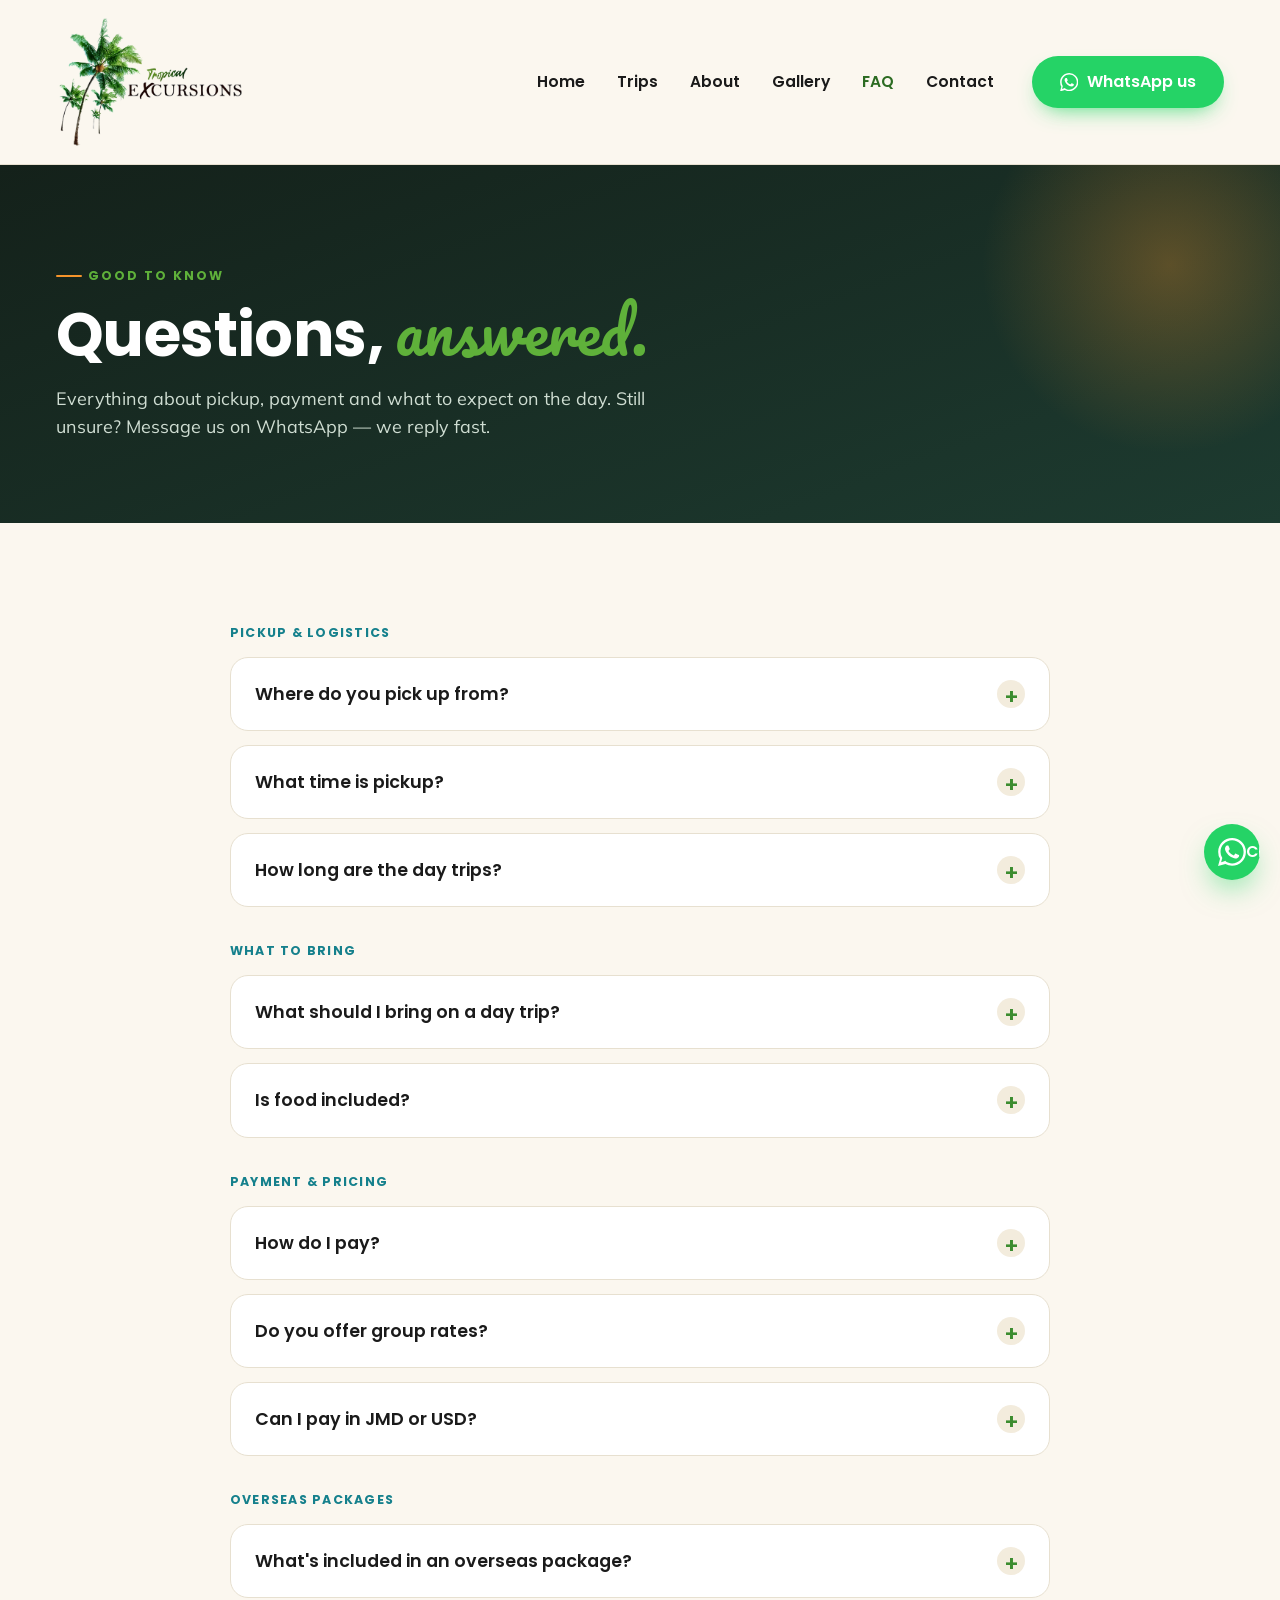
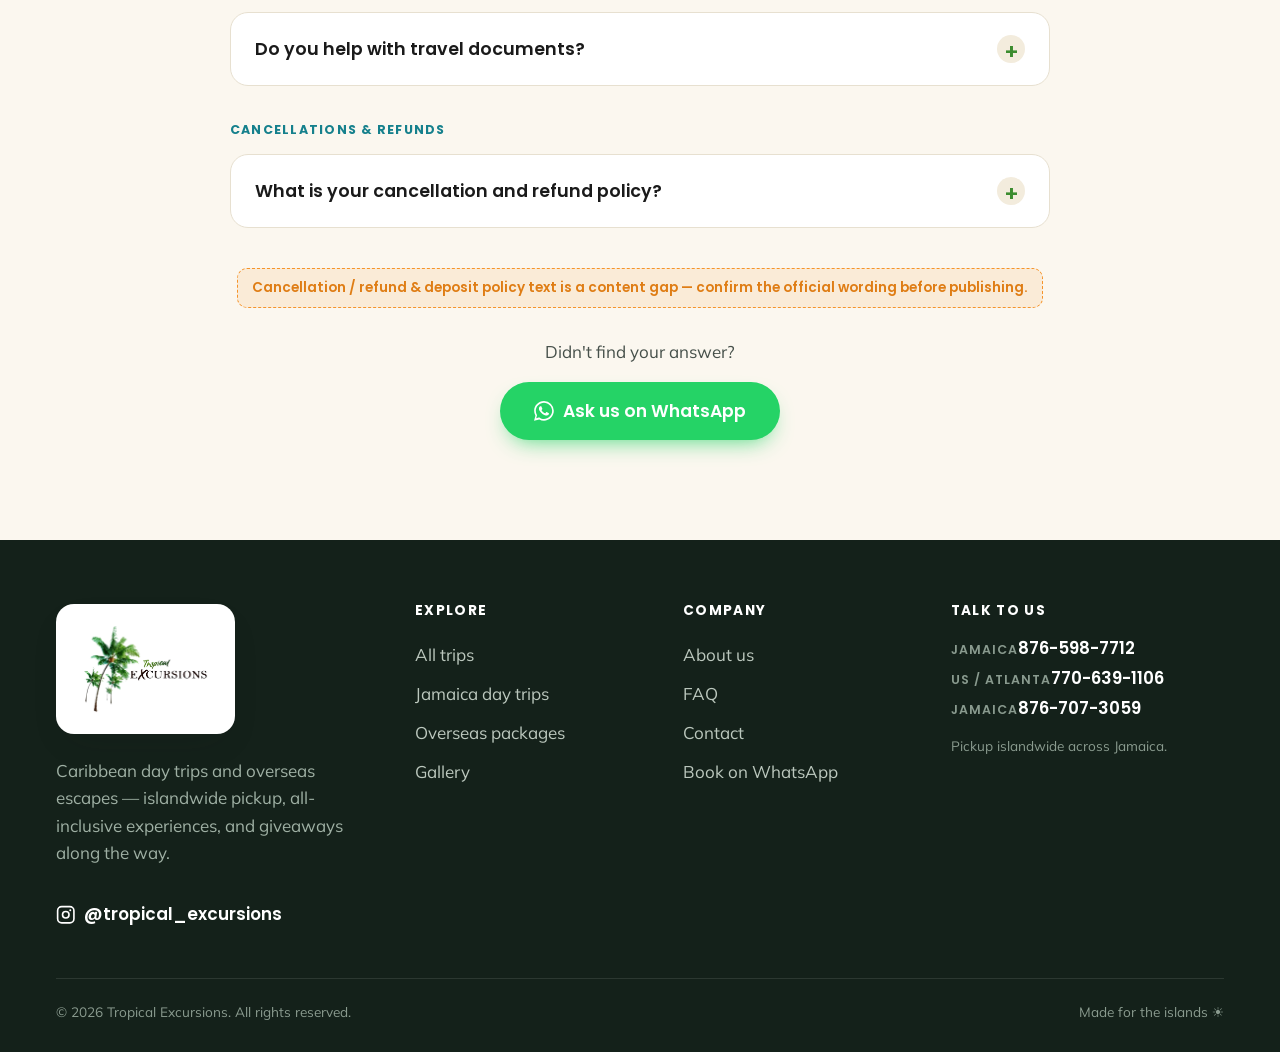
<file: faq.html>
<!DOCTYPE html>
<html lang="en">
<head>
<meta charset="UTF-8">
<meta name="viewport" content="width=device-width, initial-scale=1.0">
<title>FAQ — Tropical Excursions</title>
<meta name="description" content="Common questions about Tropical Excursions trips — pickup, what to bring, payment, group rates and overseas travel.">
<meta property="og:image" content="assets/img/hero-beach.jpg">
<link rel="preconnect" href="https://fonts.googleapis.com">
<link rel="preconnect" href="https://fonts.gstatic.com" crossorigin>
<link href="https://fonts.googleapis.com/css2?family=Pacifico&family=Poppins:wght@500;600;700;800&family=Mulish:wght@400;500;600;700&display=swap" rel="stylesheet">
<link rel="stylesheet" href="assets/css/styles.css">
</head>
<body>
<div id="site-header"></div>

<main>
  <section class="page-hero">
    <div class="wrap-wide">
      <span class="eyebrow">Good to know</span>
      <h1>Questions, <span class="script">answered.</span></h1>
      <p>Everything about pickup, payment and what to expect on the day. Still unsure? Message us on WhatsApp — we reply fast.</p>
    </div>
  </section>

  <section class="section">
    <div class="wrap-wide">
      <div class="faq-list" id="faq"></div>
      <p class="center" style="margin-top:40px">
        <span class="note-flag">Cancellation / refund &amp; deposit policy text is a content gap — confirm the official wording before publishing.</span>
      </p>
      <div class="center" style="margin-top:30px">
        <p class="muted">Didn't find your answer?</p>
        <a class="btn btn-wa btn-lg" id="faq-wa" href="#" target="_blank" rel="noopener"></a>
      </div>
    </div>
  </section>
</main>

<div id="site-footer"></div>
<script src="assets/js/trips.js"></script>
<script src="assets/js/site.js"></script>
<script>
  mountChrome("faq.html");
  document.getElementById("faq-wa").href = TX.waLink(null);
  document.getElementById("faq-wa").innerHTML = ICON.wa + " Ask us on WhatsApp";

  const FAQ = [
    ["Pickup & logistics", [
      ["Where do you pick up from?","Our day trips offer pickup from towns across Jamaica — typically Spanish Town, Portmore, St. Andrew/Kingston, Montego Bay, Ocho Rios and Mandeville. Exact towns vary by trip and are listed on each trip page. Don't see yours? Ask us and we'll see what we can arrange."],
      ["What time is pickup?","Pickup times depend on your town and the destination, since we travel as a group. Once you book, we confirm your specific pickup point and time over WhatsApp."],
      ["How long are the day trips?","Day trips are full-day excursions — expect an early start and an evening return. The exact return time depends on traffic and the day's itinerary."]
    ]],
    ["What to bring", [
      ["What should I bring on a day trip?","Swimwear, a towel, sunscreen, a change of clothes, and any personal items you'll want for the beach. For resort day passes, bring a valid ID. We'll send a short reminder list before your trip.","flag"],
      ["Is food included?","It varies by trip. Most include refreshments, and resort passes include buffet meals — check the inclusions list on each trip page for exactly what's covered."]
    ]],
    ["Payment & pricing", [
      ["How do I pay?","We don't take payment online. Once you send an inquiry or message us on WhatsApp, we confirm your spot and arrange payment with you directly.","flag"],
      ["Do you offer group rates?","Yes — groups of 3 or more travelling together get a reduced per-person rate on most trips. The group price is shown in each trip's pricing table."],
      ["Can I pay in JMD or USD?","Jamaica day trips are priced in JMD with USD shown where available. Overseas packages are priced in USD. We can talk through options when you book."]
    ]],
    ["Overseas packages", [
      ["What's included in an overseas package?","Overseas escapes are all-inclusive of accommodation, round-trip airfare, breakfast, airport transfers and listed activities — see the specific trip page. We even help prepare your travel documents."],
      ["Do you help with travel documents?","Yes. Preparation of travel documents is part of our overseas packages. We'll guide you through what's needed once you book."]
    ]],
    ["Cancellations & refunds", [
      ["What is your cancellation and refund policy?","This is being finalised — please confirm directly with us when you book. We'll always be upfront about deposits and what happens if plans change.","flag"]
    ]]
  ];

  document.getElementById("faq").innerHTML = FAQ.map(([cat,items])=>`
    <div class="faq-cat">${cat}</div>
    ${items.map(([q,a,flag])=>`
      <details class="faq-item">
        <summary>${q}<span class="pm">+</span></summary>
        <div class="ans">${a}${flag?` <span class="note-flag" style="margin-top:10px">Confirm official wording</span>`:""}</div>
      </details>`).join("")}
  `).join("");
  initReveal();
</script>
</body>
</html>
</file>
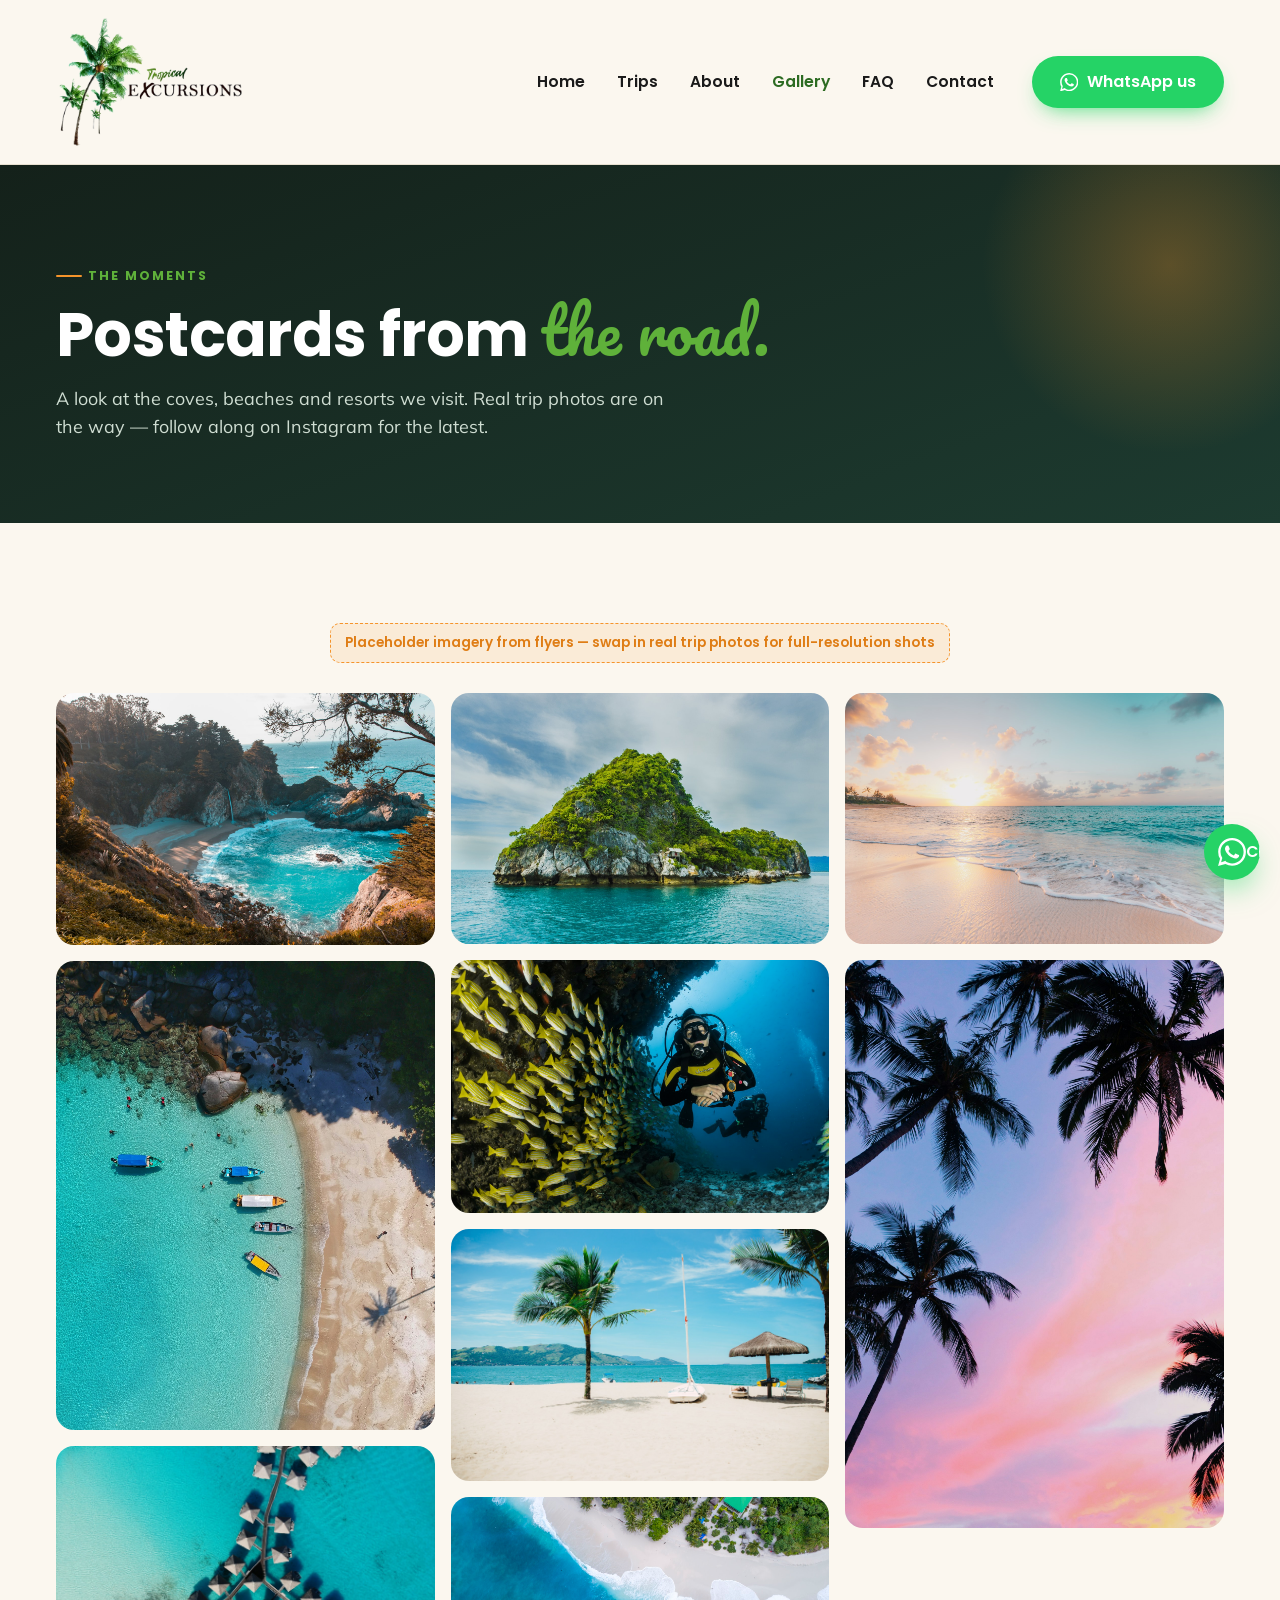
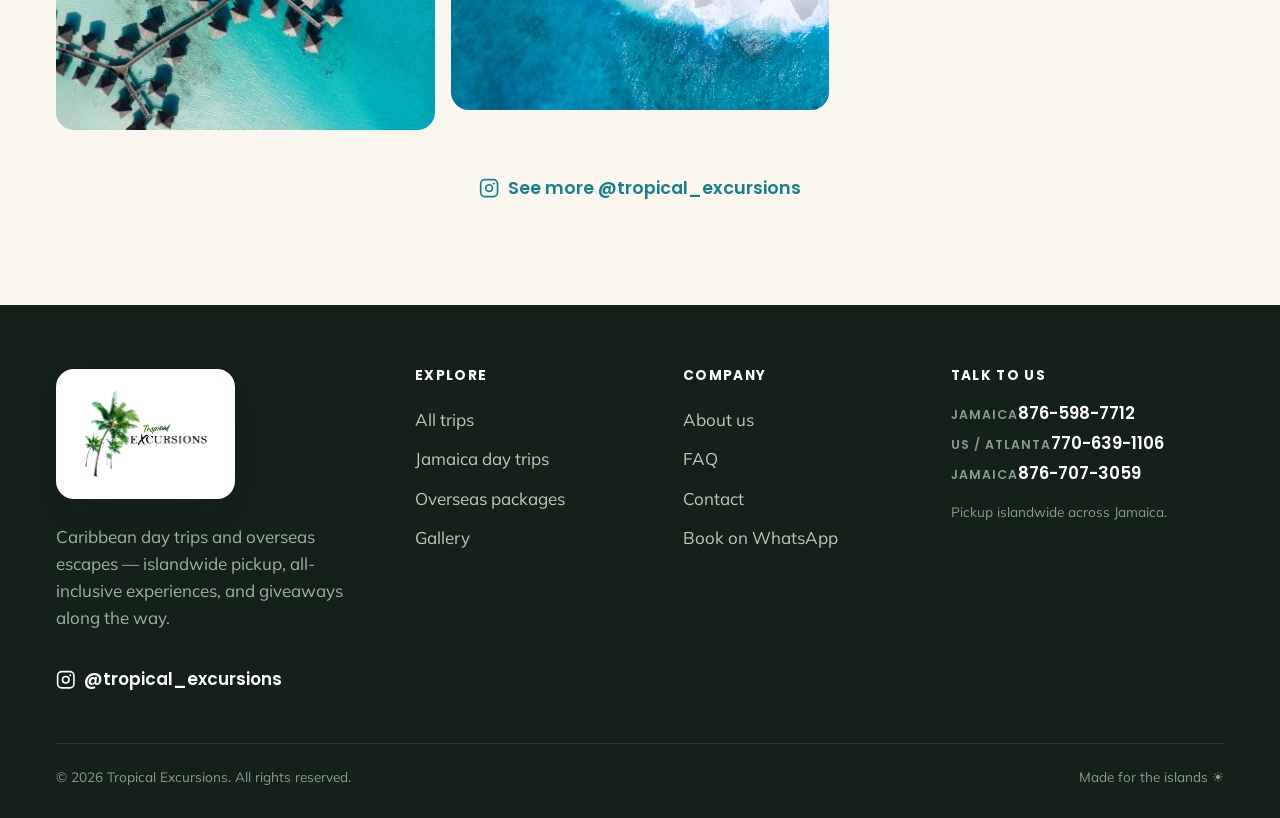
<file: gallery.html>
<!DOCTYPE html>
<html lang="en">
<head>
<meta charset="UTF-8">
<meta name="viewport" content="width=device-width, initial-scale=1.0">
<title>Gallery — Tropical Excursions</title>
<meta name="description" content="Photos from Tropical Excursions trips across Jamaica and the Caribbean.">
<meta property="og:image" content="assets/img/hero-beach.jpg">
<link rel="preconnect" href="https://fonts.googleapis.com">
<link rel="preconnect" href="https://fonts.gstatic.com" crossorigin>
<link href="https://fonts.googleapis.com/css2?family=Pacifico&family=Poppins:wght@500;600;700;800&family=Mulish:wght@400;500;600;700&display=swap" rel="stylesheet">
<link rel="stylesheet" href="assets/css/styles.css">
</head>
<body>
<div id="site-header"></div>

<main>
  <section class="page-hero">
    <div class="wrap-wide">
      <span class="eyebrow">The moments</span>
      <h1>Postcards from <span class="script">the road.</span></h1>
      <p>A look at the coves, beaches and resorts we visit. Real trip photos are on the way — follow along on Instagram for the latest.</p>
    </div>
  </section>

  <section class="section">
    <div class="wrap-wide">
      <p class="center" style="margin-bottom:30px"><span class="note-flag">Placeholder imagery from flyers — swap in real trip photos for full-resolution shots</span></p>
      <div class="masonry" id="masonry"></div>
      <div class="center" style="margin-top:44px">
        <a class="foot-ig" id="ig-link" href="#" target="_blank" rel="noopener" style="color:var(--teal-dk);font-size:1.1rem"></a>
      </div>
    </div>
  </section>
</main>

<div class="lightbox" id="lightbox"><span class="close" id="lb-close">✕</span><img id="lb-img" alt=""></div>
<div id="site-footer"></div>
<script src="assets/js/trips.js"></script>
<script src="assets/js/site.js"></script>
<script>
  mountChrome("gallery.html");
  document.getElementById("ig-link").href = "https://instagram.com/"+SITE.instagram;
  document.getElementById("ig-link").innerHTML = ICON.ig + " See more @"+SITE.instagram;

  const imgs = [
    "assets/img/stock-cove.jpg","assets/img/stock-beach.jpg","assets/img/bay-tt.jpg",
    "assets/img/stock-island.jpg","assets/img/stock-underwater.jpg","assets/img/hero-beach.jpg",
    "assets/img/stock-waves.jpg","assets/img/stock-sunset.jpg","assets/img/stock-palms.jpg"
  ];
  document.getElementById("masonry").innerHTML = imgs.map((src,i)=>`
    <a href="#" data-full="${src}"><img src="${src}" alt="Trip photo ${i+1}" loading="lazy"></a>`).join("");

  const lb = document.getElementById("lightbox"), lbi = document.getElementById("lb-img");
  document.querySelectorAll(".masonry a").forEach(a=>a.addEventListener("click",e=>{
    e.preventDefault(); lbi.src=a.dataset.full; lb.classList.add("show");
  }));
  document.getElementById("lb-close").addEventListener("click",()=>lb.classList.remove("show"));
  lb.addEventListener("click",e=>{if(e.target===lb)lb.classList.remove("show");});
</script>
</body>
</html>
</file>
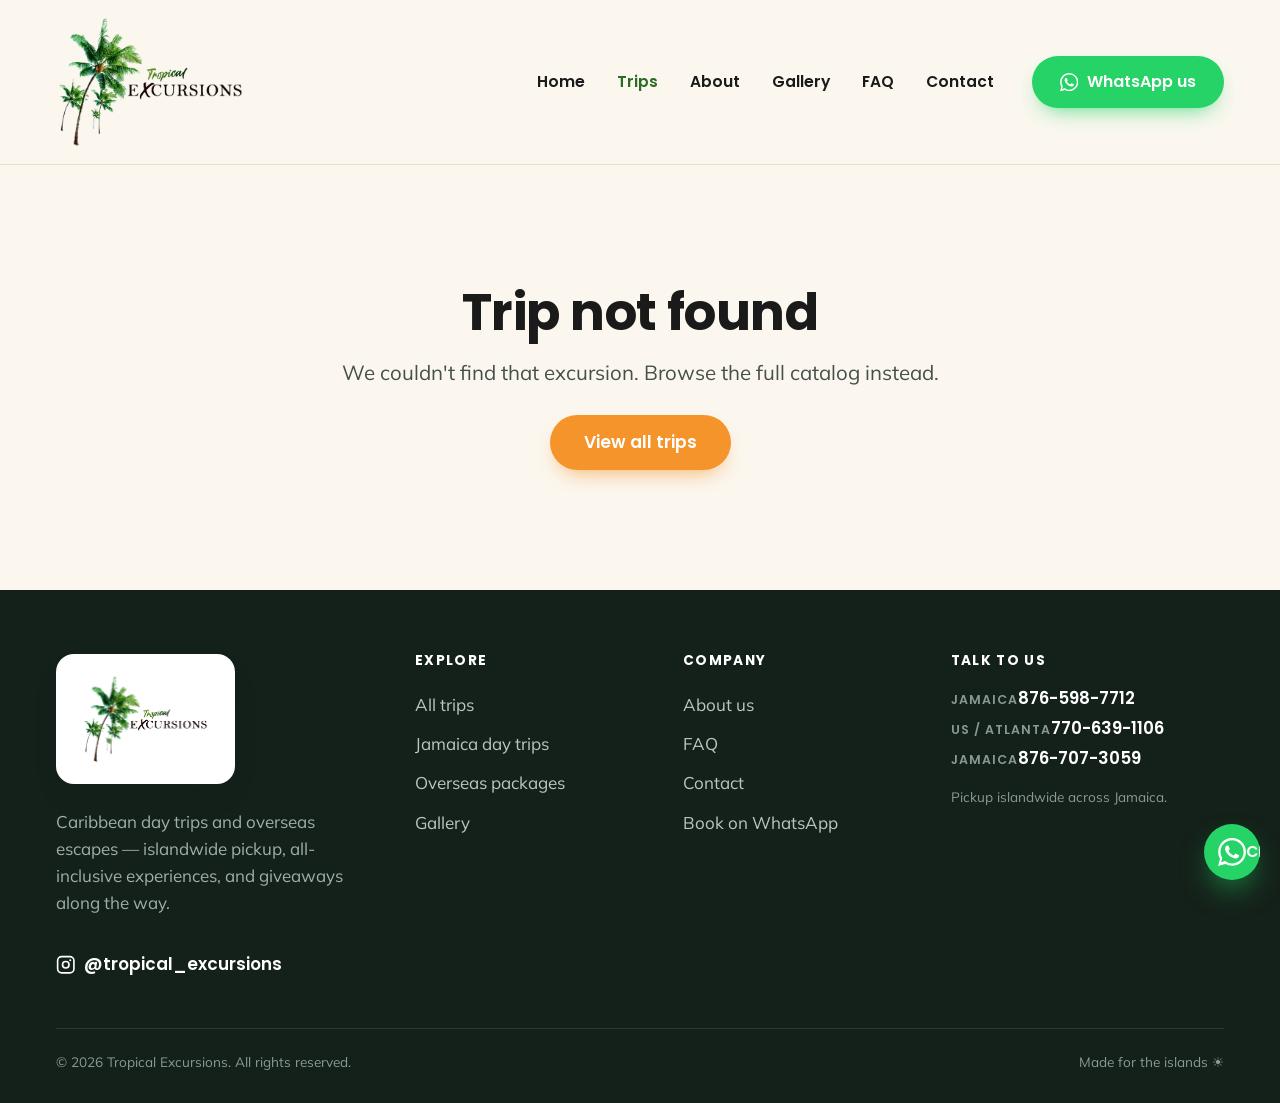
<file: trip.html>
<!DOCTYPE html>
<html lang="en">
<head>
<meta charset="UTF-8">
<meta name="viewport" content="width=device-width, initial-scale=1.0">
<title>Trip — Tropical Excursions</title>
<meta name="description" content="Trip details, inclusions, pickup locations and pricing. Book Tropical Excursions on WhatsApp.">
<meta property="og:image" content="assets/img/hero-beach.jpg">
<link rel="preconnect" href="https://fonts.googleapis.com">
<link rel="preconnect" href="https://fonts.gstatic.com" crossorigin>
<link href="https://fonts.googleapis.com/css2?family=Pacifico&family=Poppins:wght@500;600;700;800&family=Mulish:wght@400;500;600;700&display=swap" rel="stylesheet">
<link rel="stylesheet" href="assets/css/styles.css">
<style>
.t-hero{position:relative;color:#fff;overflow:hidden;
  background:linear-gradient(150deg,rgba(var(--acc),1),rgba(var(--acc),.78))}
.t-hero::before{content:"";position:absolute;right:-10%;top:-30%;width:520px;height:520px;border-radius:50%;
  background:radial-gradient(circle,rgba(255,255,255,.16),transparent 68%)}
.t-hero-in{position:relative;display:grid;grid-template-columns:1.25fr .9fr;gap:46px;align-items:center;
  max-width:1340px;margin:0 auto;padding:clamp(40px,6vw,76px) var(--pad)}
.crumb{display:flex;align-items:center;gap:.5em;font-size:.9rem;color:rgba(255,255,255,.85);font-family:var(--f-head);font-weight:600;margin-bottom:18px}
.crumb a{color:rgba(255,255,255,.85)}.crumb a:hover{color:#fff}
.t-hero .badges{display:flex;gap:9px;margin-bottom:16px}
.t-hero .badge{background:rgba(255,255,255,.2)!important;color:#fff!important}
.t-hero h1{color:#fff;font-size:clamp(2.2rem,4.8vw,3.6rem);letter-spacing:-.02em}
.t-hero .tagline{font-size:1.18rem;color:rgba(255,255,255,.94);margin:14px 0 22px;max-width:40ch}
.t-meta{display:flex;flex-wrap:wrap;gap:22px;margin-bottom:28px}
.t-meta div{display:flex;align-items:center;gap:.5em;font-family:var(--f-head);font-weight:600;font-size:.98rem}
.t-meta svg{width:18px;height:18px;opacity:.92}
.t-hero-actions{display:flex;gap:12px;flex-wrap:wrap}
.t-hero-img{position:relative;border-radius:var(--r-lg);overflow:hidden;aspect-ratio:4/3.2;
  box-shadow:var(--shadow-lg);border:4px solid rgba(255,255,255,.25)}
.t-hero-img img{width:100%;height:100%;object-fit:cover}
@media(max-width:900px){.t-hero-in{grid-template-columns:1fr;gap:30px}.t-hero-img{aspect-ratio:16/10}}

.t-body{display:grid;grid-template-columns:1.7fr .9fr;gap:46px;align-items:start}
@media(max-width:920px){.t-body{grid-template-columns:1fr;gap:34px}}
.block{margin-bottom:42px}
.block h2{font-size:1.55rem;margin-bottom:18px;display:flex;align-items:center;gap:.5em}
.block h2 .bar{width:5px;height:1.1em;background:rgba(var(--acc),1);border-radius:3px;display:inline-block}
.aside-card{background:#fff;border:1px solid var(--line);border-radius:var(--r-lg);box-shadow:var(--shadow);
  padding:26px;position:sticky;top:180px}
.aside-card .from{font-family:var(--f-head);font-weight:600;color:var(--ink-3);font-size:.82rem;text-transform:uppercase;letter-spacing:.08em}
.aside-card .big{font-family:var(--f-head);font-weight:800;font-size:2.3rem;line-height:1;margin:4px 0 2px;color:var(--ink)}
.aside-card .big span{font-size:1rem;font-weight:600;color:var(--ink-2)}
.aside-card .alt{color:var(--ink-2);font-size:.95rem;margin-bottom:18px}
.aside-facts{list-style:none;padding:0;margin:18px 0;border-top:1px solid var(--line)}
.aside-facts li{display:flex;justify-content:space-between;gap:10px;padding:11px 0;border-bottom:1px solid var(--line);font-size:.95rem}
.aside-facts li span:first-child{color:var(--ink-2)}
.aside-facts li span:last-child{font-family:var(--f-head);font-weight:600;text-align:right}
.aside-card .btn{margin-top:6px}
.aside-note{font-size:.82rem;color:var(--ink-3);text-align:center;margin-top:14px;line-height:1.5}
.gallery-strip{display:grid;grid-template-columns:repeat(3,1fr);gap:14px}
.gallery-strip a{border-radius:var(--r);overflow:hidden;aspect-ratio:1;display:block;background:var(--sand-2)}
.gallery-strip img{width:100%;height:100%;object-fit:cover;transition:transform .5s}
.gallery-strip a:hover img{transform:scale(1.07)}
@media(max-width:560px){.gallery-strip{grid-template-columns:1fr 1fr}}
.inq-section{background:var(--white);border-top:1px solid var(--line)}
.inq-grid{display:grid;grid-template-columns:.9fr 1.1fr;gap:46px;align-items:start}
@media(max-width:860px){.inq-grid{grid-template-columns:1fr;gap:30px}}
.inq-copy h2{font-size:clamp(1.8rem,3.4vw,2.6rem)}
.inq-copy p{font-size:1.08rem;color:var(--ink-2);margin-top:14px}
.inq-copy .wa-alt{margin-top:24px;display:flex;gap:12px;flex-wrap:wrap}
.miss{display:grid;grid-template-columns:repeat(auto-fill,minmax(290px,1fr));gap:24px}
.lightbox{position:fixed;inset:0;background:rgba(10,16,12,.92);z-index:120;display:none;place-items:center;padding:30px}
.lightbox.show{display:grid}
.lightbox img{max-width:92vw;max-height:88vh;border-radius:14px;box-shadow:var(--shadow-lg)}
.lightbox .close{position:absolute;top:20px;right:24px;color:#fff;font-size:2rem;cursor:pointer;font-family:var(--f-head);line-height:1}
.not-found{text-align:center;padding:120px 20px}
</style>
</head>
<body>
<div id="site-header"></div>
<main id="main"></main>
<div class="lightbox" id="lightbox"><span class="close" id="lb-close">✕</span><img id="lb-img" alt=""></div>
<div id="site-footer"></div>

<script src="assets/js/trips.js"></script>
<script src="assets/js/site.js"></script>
<script>
  mountChrome("trips.html");

  const slug = new URLSearchParams(location.search).get("slug");
  const t = TX.get(slug);
  const main = document.getElementById("main");

  if(!t){
    main.innerHTML = `<div class="not-found"><h1 class="h-xl">Trip not found</h1>
      <p class="lead mx-auto" style="margin:16px auto 26px">We couldn't find that excursion. Browse the full catalog instead.</p>
      <a class="btn btn-primary btn-lg" href="trips.html">View all trips</a></div>`;
  } else {
    document.title = t.name + " — Tropical Excursions";
    const st = TX.status(t);
    const from = TX.fromPrice(t);

    // pricing rows
    const dual = t.pricing.some(p=>p.jmd!=null) && t.pricing.some(p=>p.usd!=null) || t.currency_primary==="JMD";
    const priceRows = t.pricing.map(p=>{
      let main = p.free ? '<span class="price-free">FREE</span>' :
        (p.jmd!=null ? TX.fmtMoney("JMD",p.jmd) : TX.fmtMoney("USD",p.usd));
      let sub = "";
      if(!p.free){
        if(p.jmd!=null && p.usd!=null) sub = `<span> / ${TX.fmtMoney("USD",p.usd)}</span>`;
        else if(p.usd==null && p.jmd!=null && t.currency_primary==="JMD") sub = `<span> JMD</span>`;
      }
      return `<tr><td class="lbl">${p.label}${p.note?`<small>${p.note}</small>`:""}</td>
        <td class="pri">${main}${sub}</td></tr>`;
    }).join("");

    // pickup
    const pickup = t.pickup_locations ? `
      <div class="block">
        <h2><span class="bar"></span>Pickup locations</h2>
        <div class="chips">
          ${t.pickup_locations.map(p=>`<span class="chip">${ICON.pin}${p}</span>`).join("")}
          <span class="chip chip-ask">+ more pickups? Ask us</span>
        </div>
      </div>` : `
      <div class="block">
        <h2><span class="bar"></span>Departure</h2>
        <div class="chips"><span class="chip">${ICON.pin}Fly-out — ${t.departure_airport||"airport TBC"}</span>
          <span class="chip chip-ask">Confirm your departure with us</span></div>
        <p class="note-flag" style="margin-top:14px">Departure airport to be confirmed</p>
      </div>`;

    // aside facts
    const facts = [
      ["Date", t.date_display],
      ["Duration", t.duration],
      ["Type", TX.typeLabel(t)],
      t.pickup_locations ? ["Pickup", t.pickup_locations.length+" towns"] : ["Departure", t.departure_airport||"TBC"]
    ];

    // gallery
    const gal = (t.gallery||[]).map(src=>`<a href="#" data-full="${src}"><img src="${src}" alt="${t.name}" loading="lazy"></a>`).join("");

    // more trips
    const more = TRIPS.filter(x=>x.slug!==t.slug && TX.status(x)!=="past").sort(TX.byDate).slice(0,3);

    main.innerHTML = `
    <section class="t-hero" data-screen-label="Trip: ${t.name}" style="--acc:${t.accentRGB}">
      <div class="t-hero-in">
        <div>
          <div class="crumb"><a href="trips.html">Trips</a> <span>›</span> <span>${t.short_name||t.name}</span></div>
          <div class="badges"><span class="badge">${TX.typeLabel(t)}</span>${statusBadge(st)}</div>
          <h1>${t.name}</h1>
          <p class="tagline">${t.tagline}</p>
          <div class="t-meta">
            <div>${ICON.cal} ${t.date_display}</div>
            <div>${ICON.clock} ${t.duration}</div>
          </div>
          <div class="t-hero-actions">
            <a class="btn btn-wa btn-lg" href="${TX.waLink(t)}" target="_blank" rel="noopener">${ICON.wa} Book via WhatsApp</a>
            <a class="btn btn-light btn-lg" href="#inquiry">Inquiry form</a>
          </div>
        </div>
        <div class="t-hero-img"><img src="${t.hero_image}" alt="${t.name}"></div>
      </div>
    </section>

    <section class="section" style="--acc:${t.accentRGB}">
      <div class="wrap-wide">
        <div class="t-body">
          <div>
            <div class="block">
              <h2><span class="bar"></span>About this trip</h2>
              <p class="lead" style="max-width:62ch">${t.summary}</p>
            </div>
            <div class="block">
              <h2><span class="bar"></span>What's included</h2>
              <ul class="inc-list" style="grid-template-columns:repeat(2,1fr)">
                ${t.inclusions.map(i=>`<li><span class="inc-ico">${ICON.check}</span>${i}</li>`).join("")}
              </ul>
            </div>
            ${pickup}
            <div class="block">
              <h2><span class="bar"></span>Pricing</h2>
              <table class="price-table"><thead><tr><th>Ticket</th><th style="text-align:right">Price</th></tr></thead>
                <tbody>${priceRows}</tbody></table>
              <p class="form-note" style="margin-top:10px">Prices shown ${t.currency_primary==="USD"?"in USD":"in JMD with USD where available"}. Group rates apply to 3+ travelling together.</p>
            </div>
            ${gal ? `<div class="block"><h2><span class="bar"></span>Gallery</h2><div class="gallery-strip">${gal}</div></div>` : ""}
          </div>

          <aside>
            <div class="aside-card">
              <div class="from">From</div>
              <div class="big">${from?TX.fmtMoney(from.cur,from.val):"Ask us"}<span>${from&&from.cur==="JMD"?" JMD":(from?" USD":"")} · pp</span></div>
              <div class="alt">${st==="past"?"This trip has sailed — see what's next.":"Spots are limited and move fast."}</div>
              <a class="btn btn-wa btn-block btn-lg" href="${TX.waLink(t)}" target="_blank" rel="noopener">${ICON.wa} Book via WhatsApp</a>
              <a class="btn btn-ghost btn-block" href="#inquiry" style="margin-top:10px">Send an inquiry</a>
              <ul class="aside-facts">${facts.map(([k,v])=>`<li><span>${k}</span><span>${v}</span></li>`).join("")}</ul>
              <p class="aside-note">No online payment — we confirm your spot and pricing personally over WhatsApp.</p>
            </div>
          </aside>
        </div>
      </div>
    </section>

    <section class="inq-section section" id="inquiry" style="--acc:${t.accentRGB}">
      <div class="wrap-wide">
        <div class="inq-grid">
          <div class="inq-copy">
            <span class="eyebrow">Reserve your spot</span>
            <h2>Inquire about<br>${t.short_name||t.name}</h2>
            <p>Tell us your pickup and party size and we'll confirm availability and group pricing — usually within a few hours over WhatsApp.</p>
            <div class="wa-alt">
              <a class="btn btn-wa btn-lg" href="${TX.waLink(t)}" target="_blank" rel="noopener">${ICON.wa} Or message us now</a>
            </div>
            <div class="t-meta" style="margin-top:30px;color:var(--ink-2)">
              ${SITE.phones.slice(0,2).map(p=>`<div style="color:var(--ink)">${ICON.phone} <a href="tel:${p.tel}">${p.display}</a> <small style="color:var(--ink-3);font-weight:600">(${p.label})</small></div>`).join("")}
            </div>
          </div>
          <div class="form-card" id="form-wrap"></div>
        </div>
      </div>
    </section>

    ${more.length?`
    <section class="section" style="background:var(--sand)">
      <div class="wrap-wide">
        <div class="section-head center" style="text-align:center;margin:0 auto 38px;max-width:560px">
          <span class="eyebrow center">Keep exploring</span>
          <h2 class="h-xl" style="margin-top:12px">More trips you'll love</h2>
        </div>
        <div class="miss">${more.map(tripCard).join("")}</div>
      </div>
    </section>`:""}
    `;

    // build inquiry form
    buildForm(t);
    // gallery lightbox
    const lb = document.getElementById("lightbox"), lbi = document.getElementById("lb-img");
    document.querySelectorAll(".gallery-strip a").forEach(a=>a.addEventListener("click",e=>{
      e.preventDefault(); lbi.src=a.dataset.full; lb.classList.add("show");
    }));
    document.getElementById("lb-close").addEventListener("click",()=>lb.classList.remove("show"));
    lb.addEventListener("click",e=>{if(e.target===lb)lb.classList.remove("show");});

    initReveal();
  }

  function buildForm(t){
    const pickups = t.pickup_locations || [];
    const pickupField = pickups.length ? `
      <div class="field"><label>Pickup location <span class="req">*</span></label>
        <select name="pickup" required>${pickups.map(p=>`<option>${p}</option>`).join("")}<option>Other / not listed</option></select></div>`
      : `<div class="field"><label>Departure airport</label>
        <select name="pickup"><option>NMIA — Kingston</option><option>MBJ — Montego Bay</option><option>Not sure yet</option></select></div>`;

    document.getElementById("form-wrap").innerHTML = `
      <!-- TODO: set Formspree endpoint -> action="https://formspree.io/f/XXXXXXX" -->
      <form id="inq-form" action="#" method="POST">
        <input type="hidden" name="trip" value="${t.name} — ${t.date_display}">
        <div class="field"><label>Selected trip</label>
          <input type="text" value="${t.name} · ${t.date_display}" readonly style="font-weight:600;color:var(--ink-2)"></div>
        <div class="field-row">
          <div class="field"><label>Full name <span class="req">*</span></label><input name="name" required placeholder="Your name"></div>
          <div class="field"><label>Phone / WhatsApp <span class="req">*</span></label><input name="phone" required placeholder="e.g. 876-000-0000"></div>
        </div>
        <div class="field"><label>Email <small style="font-weight:400;color:var(--ink-3)">(optional)</small></label><input name="email" type="email" placeholder="you@email.com"></div>
        ${pickupField}
        <div class="field-row">
          <div class="field"><label># Adults</label><input name="adults" type="number" min="0" value="1"></div>
          <div class="field"><label># Children</label><input name="children" type="number" min="0" value="0"></div>
        </div>
        <div class="field"><label>Preferred contact</label>
          <select name="contact_method"><option>WhatsApp</option><option>Phone call</option><option>Email</option></select></div>
        <div class="field"><label>Message</label><textarea name="message" placeholder="Anything we should know? Group, occasion, questions…"></textarea></div>
        <button type="submit" class="btn btn-primary btn-lg btn-block">Send inquiry</button>
        <p class="form-note" style="text-align:center;margin-top:12px">We'll confirm your spot shortly via WhatsApp. No payment taken here.</p>
      </form>
      <div class="form-ok" id="form-ok">
        <div class="tick">${ICON.check}</div>
        <h3 class="h-lg">Thank you!</h3>
        <p class="muted" style="margin:10px 0 20px">We've got your inquiry for <b>${t.name}</b>. We'll confirm your spot shortly via WhatsApp.</p>
        <a class="btn btn-wa" href="${TX.waLink(t)}" target="_blank" rel="noopener">${ICON.wa} Message us now</a>
      </div>`;

    const form = document.getElementById("inq-form");
    form.addEventListener("submit", e=>{
      e.preventDefault();
      // Demo: no live endpoint. Wire Formspree action above to go live.
      form.style.display="none";
      document.getElementById("form-ok").classList.add("show");
      const inq = document.getElementById("inquiry");
      window.scrollTo({top: inq.getBoundingClientRect().top + window.scrollY - 80, behavior:"smooth"});
    });
  }
</script>
</body>
</html>
</file>
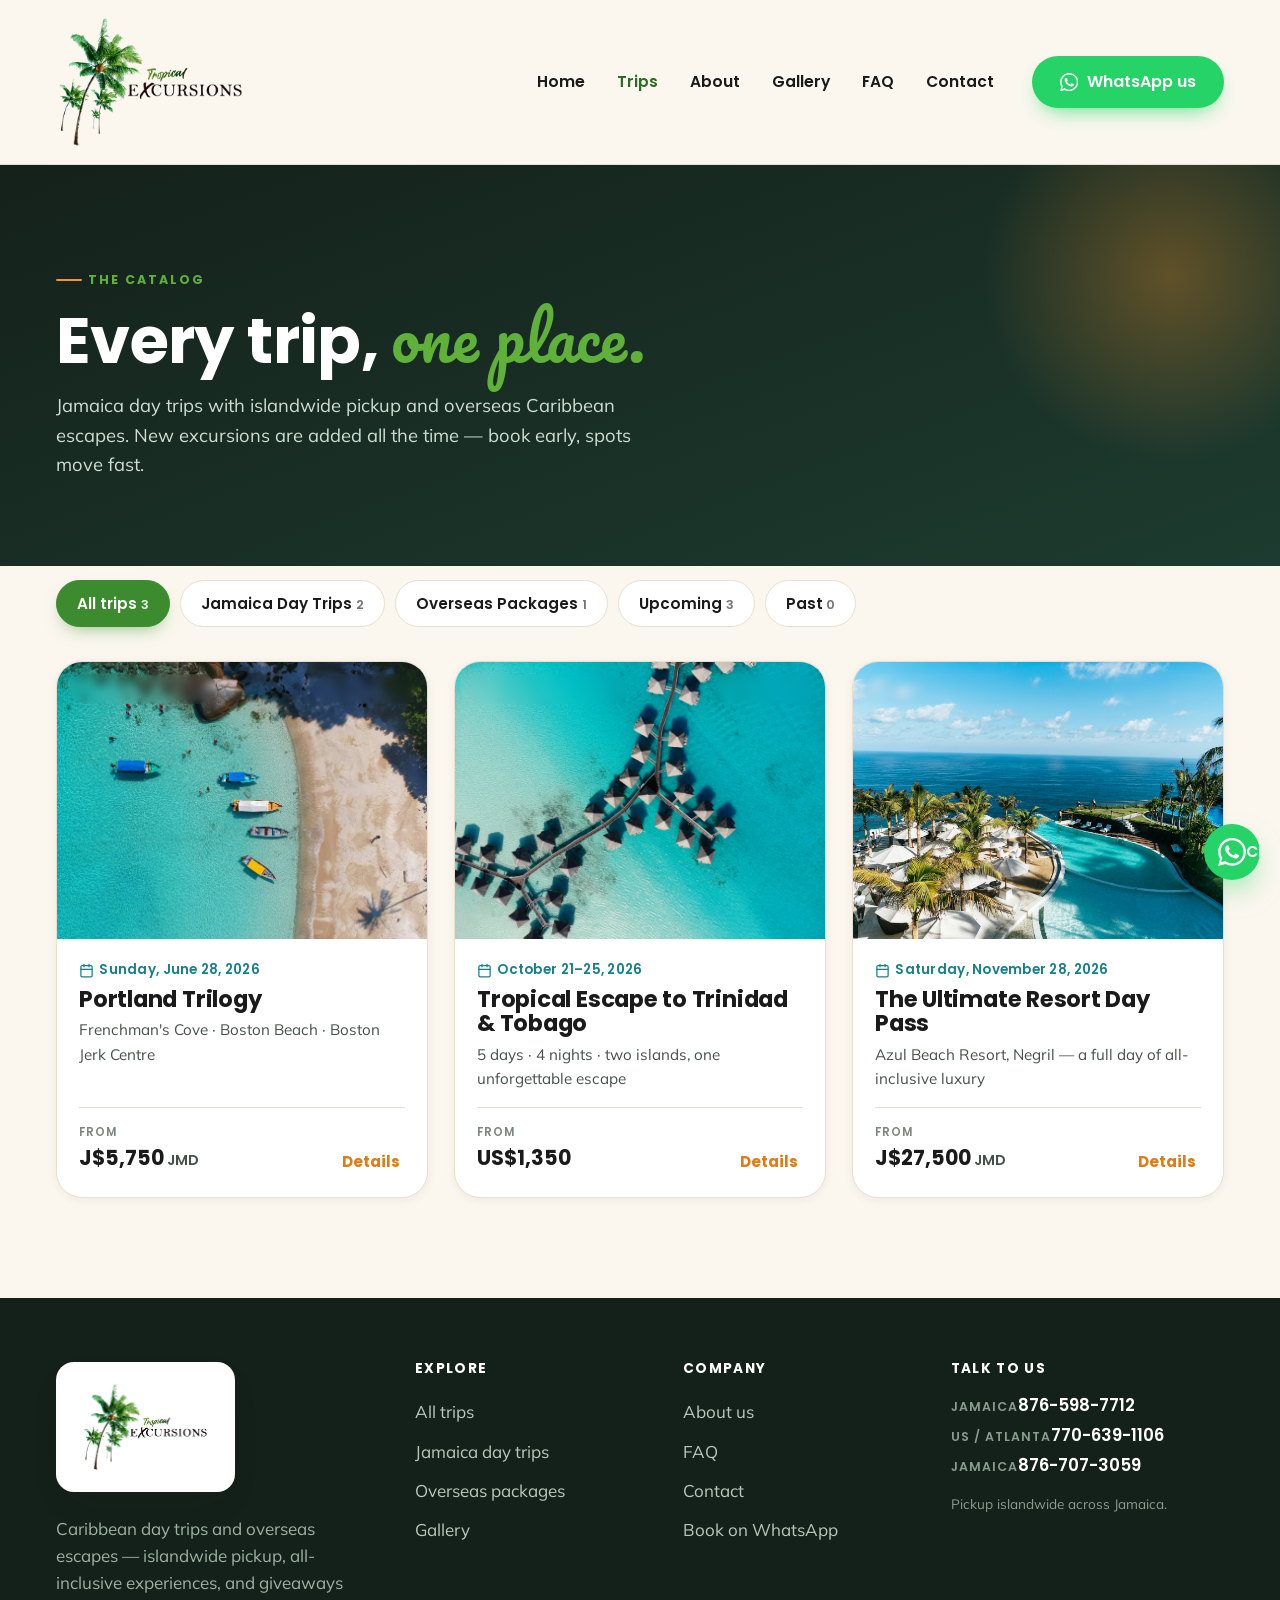
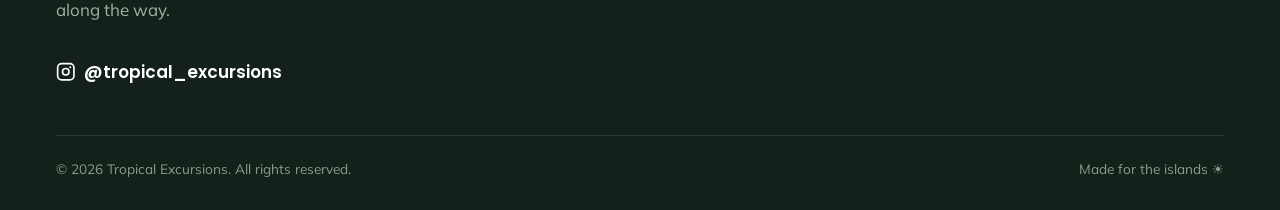
<file: trips.html>
<!DOCTYPE html>
<html lang="en">
<head>
<meta charset="UTF-8">
<meta name="viewport" content="width=device-width, initial-scale=1.0">
<title>Trips — Tropical Excursions</title>
<meta name="description" content="Browse all Tropical Excursions trips — Jamaica day trips and overseas Caribbean packages. Filter by type and date.">
<meta property="og:title" content="Trips — Tropical Excursions">
<meta property="og:image" content="assets/img/hero-beach.jpg">
<link rel="preconnect" href="https://fonts.googleapis.com">
<link rel="preconnect" href="https://fonts.gstatic.com" crossorigin>
<link href="https://fonts.googleapis.com/css2?family=Pacifico&family=Poppins:wght@500;600;700;800&family=Mulish:wght@400;500;600;700&display=swap" rel="stylesheet">
<link rel="stylesheet" href="assets/css/styles.css">
<style>
.page-hero{background:linear-gradient(160deg,#14211a,#1d3b30);color:#fff;padding:clamp(54px,8vw,96px) 0 clamp(40px,6vw,68px);position:relative;overflow:hidden}
.page-hero::after{content:"";position:absolute;right:-80px;top:-80px;width:380px;height:380px;border-radius:50%;
  background:radial-gradient(circle,rgba(245,148,43,.32),transparent 70%)}
.page-hero h1{color:#fff;font-size:clamp(2.4rem,5.5vw,4rem)}
.page-hero h1 .script{color:var(--leaf);font-weight:400}
.page-hero p{color:#cfddd2;max-width:54ch;margin-top:16px;font-size:1.15rem}
.filters{display:flex;gap:10px;flex-wrap:wrap;margin:36px 0 34px}
.filter{font-family:var(--f-head);font-weight:600;font-size:.95rem;padding:11px 20px;border-radius:999px;
  border:1.5px solid var(--line);background:#fff;color:var(--ink);cursor:pointer;transition:.18s}
.filter:hover{border-color:var(--palm)}
.filter.active{background:var(--palm);border-color:var(--palm);color:#fff;box-shadow:0 8px 18px -8px rgba(60,140,47,.6)}
.filter .n{opacity:.6;font-size:.85em;margin-left:.3em}
.filter.active .n{opacity:.85}
.empty{text-align:center;padding:60px 0;color:var(--ink-2)}
.cat-note{display:flex;align-items:center;gap:.6em;color:var(--ink-2);font-size:.95rem;margin-bottom:8px}
</style>
</head>
<body>
<div id="site-header"></div>

<main>
  <section class="page-hero">
    <div class="wrap-wide">
      <span class="eyebrow" style="color:var(--leaf)">The catalog</span>
      <h1>Every trip, <span class="script">one place.</span></h1>
      <p>Jamaica day trips with islandwide pickup and overseas Caribbean escapes. New excursions are added all the time — book early, spots move fast.</p>
    </div>
  </section>

  <section class="section" style="padding-top:0;margin-top:-22px">
    <div class="wrap-wide">
      <div class="filters" id="filters"></div>
      <div class="card-grid" id="grid"></div>
      <div class="empty" id="empty" hidden>No trips in this category yet — <a href="#" id="empty-all">show all trips</a>.</div>
    </div>
  </section>
</main>

<div id="site-footer"></div>

<script src="assets/js/trips.js"></script>
<script src="assets/js/site.js"></script>
<script>
  mountChrome("trips.html");

  const FILTERS = [
    ["all","All trips", t=>true],
    ["jamaica","Jamaica Day Trips", t=>t.type==="jamaica_day_trip"],
    ["overseas","Overseas Packages", t=>t.type==="overseas_package"],
    ["upcoming","Upcoming", t=>TX.status(t)!=="past"],
    ["past","Past", t=>TX.status(t)==="past"]
  ];

  function sortTrips(list){
    // upcoming ascending by date; past most-recent first
    const up = list.filter(t=>TX.status(t)!=="past").sort(TX.byDate);
    const past = list.filter(t=>TX.status(t)==="past").sort((a,b)=>b.date_sort<a.date_sort?-1:1);
    return [...up, ...past];
  }

  function render(key){
    const f = FILTERS.find(x=>x[0]===key) || FILTERS[0];
    const list = sortTrips(TRIPS.filter(f[2]));
    const grid = document.getElementById("grid");
    const empty = document.getElementById("empty");
    grid.innerHTML = list.map(tripCard).join("");
    empty.hidden = list.length>0;
    grid.hidden = list.length===0;
    document.querySelectorAll(".filter").forEach(b=>b.classList.toggle("active", b.dataset.k===key));
    history.replaceState(null,"", key==="all" ? "trips.html" : "trips.html#"+key);
    initReveal();
  }

  // build filter buttons with counts
  document.getElementById("filters").innerHTML = FILTERS.map(f=>{
    const n = TRIPS.filter(f[2]).length;
    return `<button class="filter" data-k="${f[0]}">${f[1]}<span class="n">${n}</span></button>`;
  }).join("");
  document.querySelectorAll(".filter").forEach(b=>b.addEventListener("click",()=>render(b.dataset.k)));
  document.getElementById("empty-all").addEventListener("click",e=>{e.preventDefault();render("all");});

  const start = (location.hash||"").replace("#","");
  render(FILTERS.some(f=>f[0]===start) ? start : "all");
</script>
</body>
</html>
</file>
<file: assets/css/styles.css>
/* ============================================================
   Tropical Excursions — Brand design system
   Single source of truth for color, type, spacing, components.
   ============================================================ */
:root{
  /* Brand palette */
  --palm:#3C8C2F;      /* primary green */
  --palm-dk:#2C6B22;
  --leaf:#5FB13A;      /* accent green */
  --ink:#1A1A1A;       /* wordmark / headings */
  --ink-2:#46504a;     /* muted text */
  --ink-3:#7c857f;     /* faint text */
  --sunset:#F5942B;    /* CTA orange */
  --sunset-dk:#df7d15;
  --teal:#1CA8B8;      /* links / beachy bands */
  --teal-dk:#15808c;
  --tt-red:#B11E2F;
  --sand:#FBF7EF;      /* page bg */
  --sand-2:#F3ECDD;    /* alt band / borders */
  --white:#FFFFFF;
  --wa:#25D366;        /* whatsapp green */
  --wa-dk:#1da851;

  /* derived */
  --line:#e7e0d0;
  --shadow-sm:0 2px 10px rgba(26,26,26,.06);
  --shadow:0 14px 36px -14px rgba(26,26,26,.20);
  --shadow-lg:0 30px 70px -28px rgba(26,26,26,.34);

  /* type */
  --f-display:'Pacifico', cursive;
  --f-head:'Poppins', system-ui, sans-serif;
  --f-body:'Mulish', system-ui, sans-serif;

  --r:18px;
  --r-lg:26px;
  --maxw:1200px;
  --pad:clamp(20px, 5vw, 56px);
}

*{box-sizing:border-box}
html{scroll-behavior:smooth}
body{
  margin:0;
  font-family:var(--f-body);
  color:var(--ink);
  background:var(--sand);
  font-size:17px;
  line-height:1.6;
  -webkit-font-smoothing:antialiased;
  text-rendering:optimizeLegibility;
}
img{max-width:100%;display:block}
a{color:var(--teal-dk);text-decoration:none}
h1,h2,h3,h4{font-family:var(--f-head);color:var(--ink);line-height:1.08;margin:0;font-weight:700;letter-spacing:-.01em}
p{margin:0 0 1em;text-wrap:pretty}
.script{font-family:var(--f-display);font-weight:400;letter-spacing:0}

/* layout helpers */
.wrap{max-width:var(--maxw);margin:0 auto;padding-left:var(--pad);padding-right:var(--pad)}
.wrap-wide{max-width:1340px;margin:0 auto;padding-left:var(--pad);padding-right:var(--pad)}
.section{padding:clamp(54px,8vw,100px) 0}
.section-sm{padding:clamp(40px,6vw,68px) 0}
.eyebrow{display:inline-flex;align-items:center;gap:.5em;font-family:var(--f-head);font-weight:700;
  font-size:.78rem;letter-spacing:.16em;text-transform:uppercase;color:var(--palm)}
.eyebrow::before{content:"";width:26px;height:2px;background:var(--sunset);border-radius:2px}
.eyebrow.center{justify-content:center}
.h-xxl{font-size:clamp(2.5rem,6.2vw,4.6rem)}
.h-xl{font-size:clamp(2rem,4.4vw,3.2rem)}
.h-lg{font-size:clamp(1.6rem,3vw,2.3rem)}
.lead{font-size:clamp(1.05rem,1.6vw,1.28rem);color:var(--ink-2);max-width:60ch}
.muted{color:var(--ink-2)}
.center{text-align:center}
.mx-auto{margin-left:auto;margin-right:auto}

/* ---- Buttons ---- */
.btn{display:inline-flex;align-items:center;justify-content:center;gap:.55em;
  font-family:var(--f-head);font-weight:600;font-size:1rem;line-height:1;
  padding:15px 26px;border-radius:999px;border:2px solid transparent;cursor:pointer;
  transition:transform .15s ease, box-shadow .2s ease, background .2s ease;white-space:nowrap}
.btn:active{transform:translateY(1px)}
.btn svg{width:1.15em;height:1.15em}
.btn-primary{background:var(--sunset);color:#fff;box-shadow:0 10px 22px -10px rgba(245,148,43,.8)}
.btn-primary:hover{background:var(--sunset-dk);transform:translateY(-2px)}
.btn-wa{background:var(--wa);color:#fff;box-shadow:0 10px 22px -10px rgba(37,211,102,.85)}
.btn-wa:hover{background:var(--wa-dk);transform:translateY(-2px)}
.btn-ghost{background:transparent;color:var(--palm-dk);border-color:var(--palm)}
.btn-ghost:hover{background:var(--palm);color:#fff}
.btn-ink{background:var(--ink);color:#fff}
.btn-ink:hover{background:#000;transform:translateY(-2px)}
.btn-light{background:#fff;color:var(--ink);box-shadow:var(--shadow-sm)}
.btn-light:hover{transform:translateY(-2px);box-shadow:var(--shadow)}
.btn-lg{padding:17px 32px;font-size:1.08rem}
.btn-block{width:100%}

/* ---- Header ---- */
.site-head{position:sticky;top:0;z-index:60;background:rgba(251,247,239,.86);
  backdrop-filter:saturate(140%) blur(12px);border-bottom:1px solid var(--line)}
.head-inner{display:flex;align-items:center;gap:18px;height:164px;max-width:1340px;margin:0 auto;
  padding-left:var(--pad);padding-right:var(--pad)}
.brand{display:flex;align-items:center;gap:10px;flex-shrink:0}
.brand img{height:134px;width:auto}
.nav{display:flex;align-items:center;gap:4px;margin-left:auto}
.nav a{font-family:var(--f-head);font-weight:600;font-size:.97rem;color:var(--ink);
  padding:9px 14px;border-radius:10px;transition:background .15s,color .15s}
.nav a:hover{background:var(--sand-2)}
.nav a.active{color:var(--palm-dk)}
.head-cta{margin-left:6px}
.nav-toggle{display:none;margin-left:auto;background:none;border:0;cursor:pointer;padding:8px}
.nav-toggle span{display:block;width:24px;height:2.5px;background:var(--ink);border-radius:2px;margin:5px 0;transition:.25s}
.mobile-nav{display:none}

@media(max-width:900px){
  .nav,.head-cta{display:none}
  .nav-toggle{display:block}
  .head-inner{height:100px}
  .brand img{height:74px}
  .mobile-nav{display:block;position:fixed;inset:100px 0 auto 0;background:var(--sand);
    border-bottom:1px solid var(--line);box-shadow:var(--shadow);
    transform:translateY(-130%);transition:transform .3s cubic-bezier(.4,0,.2,1);z-index:55;padding:14px var(--pad) 24px}
  .mobile-nav.open{transform:translateY(0)}
  .mobile-nav a{display:block;font-family:var(--f-head);font-weight:600;font-size:1.15rem;
    padding:14px 4px;border-bottom:1px solid var(--line);color:var(--ink)}
  .mobile-nav .btn{margin-top:18px}
  body.menu-open .nav-toggle span:nth-child(1){transform:translateY(7.5px) rotate(45deg)}
  body.menu-open .nav-toggle span:nth-child(2){opacity:0}
  body.menu-open .nav-toggle span:nth-child(3){transform:translateY(-7.5px) rotate(-45deg)}
}

/* ---- Floating WhatsApp ---- */
.wa-float{position:fixed;right:20px;bottom:20px;z-index:70;display:flex;align-items:center;gap:0;
  background:var(--wa);color:#fff;border-radius:999px;padding:14px;box-shadow:0 14px 30px -8px rgba(37,211,102,.6);
  transition:transform .2s ease, gap .25s ease, padding .25s ease;overflow:hidden}
.wa-float svg{width:28px;height:28px;flex-shrink:0}
.wa-float .lbl{font-family:var(--f-head);font-weight:600;max-width:0;white-space:nowrap;transition:max-width .3s ease,margin .3s ease;font-size:.98rem}
.wa-float:hover{transform:translateY(-3px)}
.wa-float:hover .lbl{max-width:160px;margin-left:10px;margin-right:6px}
@media(max-width:900px){.wa-float .lbl{display:none}}

/* ---- Badges ---- */
.badge{display:inline-flex;align-items:center;gap:.4em;font-family:var(--f-head);font-weight:700;
  font-size:.72rem;letter-spacing:.06em;text-transform:uppercase;padding:6px 12px;border-radius:999px;white-space:nowrap}
.badge-up{background:rgba(60,140,47,.14);color:var(--palm-dk)}
.badge-soon{background:rgba(245,148,43,.16);color:var(--sunset-dk)}
.badge-past{background:rgba(70,80,74,.13);color:var(--ink-2)}
.badge-soldout{background:rgba(177,30,47,.13);color:var(--tt-red)}
.badge-type{background:rgba(28,168,184,.14);color:var(--teal-dk)}

/* ---- Trip card ---- */
.card-grid{display:grid;grid-template-columns:repeat(auto-fill,minmax(310px,1fr));gap:26px}
.trip-card{background:#fff;border-radius:var(--r-lg);overflow:hidden;box-shadow:var(--shadow-sm);
  border:1px solid var(--line);display:flex;flex-direction:column;
  transition:transform .22s ease, box-shadow .22s ease;position:relative}
.trip-card:hover{transform:translateY(-6px);box-shadow:var(--shadow-lg)}
.trip-card.is-past{opacity:.72;filter:saturate(.6)}
.tc-media{position:relative;aspect-ratio:4/3;overflow:hidden;background:var(--sand-2)}
.tc-media img{width:100%;height:100%;object-fit:cover;transition:transform .5s ease}
.trip-card:hover .tc-media img{transform:scale(1.05)}
.tc-badges{position:absolute;top:12px;left:12px;right:12px;display:flex;justify-content:space-between;gap:8px}
.tc-badges .badge{backdrop-filter:blur(4px);box-shadow:0 2px 8px rgba(0,0,0,.12)}
.tc-body{padding:20px 22px 22px;display:flex;flex-direction:column;flex:1}
.tc-date{font-family:var(--f-head);font-weight:600;font-size:.84rem;color:var(--teal-dk);
  letter-spacing:.02em;display:flex;align-items:center;gap:.4em;margin-bottom:6px}
.tc-date svg,.feat-body .date svg{width:15px;height:15px;flex-shrink:0}
.foot-ig svg{width:1.15em;height:1.15em;flex-shrink:0}
.tc-name{font-size:1.42rem;margin-bottom:7px}
.tc-tag{color:var(--ink-2);font-size:.95rem;margin-bottom:16px;flex:1}
.tc-foot{display:flex;align-items:flex-end;justify-content:space-between;gap:12px;
  border-top:1px solid var(--line);padding-top:15px}
.tc-price small{display:block;font-size:.72rem;text-transform:uppercase;letter-spacing:.08em;color:var(--ink-3);font-family:var(--f-head);font-weight:600}
.tc-price b{font-family:var(--f-head);font-size:1.28rem;color:var(--ink)}
.tc-price b span{font-weight:600;font-size:.9rem;color:var(--ink-2)}
.tc-go{display:inline-flex;align-items:center;gap:.35em;font-family:var(--f-head);font-weight:700;
  color:var(--sunset-dk);font-size:.95rem;white-space:nowrap}
.trip-card:hover .tc-go{gap:.6em}
.stretch{position:absolute;inset:0;z-index:1}

/* ---- Chips & lists ---- */
.chips{display:flex;flex-wrap:wrap;gap:9px}
.chip{display:inline-flex;align-items:center;gap:.45em;background:#fff;border:1px solid var(--line);
  border-radius:999px;padding:9px 16px;font-weight:600;font-size:.92rem;color:var(--ink)}
.chip svg{width:15px;height:15px;color:var(--teal)}
.chip-ask{background:var(--sand-2);border-style:dashed;color:var(--ink-2)}

.inc-list{list-style:none;margin:0;padding:0;display:grid;gap:13px}
.inc-list li{display:flex;align-items:flex-start;gap:13px;font-size:1.02rem}
.inc-ico{flex-shrink:0;width:26px;height:26px;border-radius:50%;background:rgba(60,140,47,.13);
  color:var(--palm);display:grid;place-items:center;margin-top:1px}
.inc-ico svg{width:15px;height:15px}

/* ---- Pricing table ---- */
.price-table{width:100%;border-collapse:collapse;background:#fff;border-radius:var(--r);overflow:hidden;
  box-shadow:var(--shadow-sm);border:1px solid var(--line)}
.price-table th{background:var(--sand-2);font-family:var(--f-head);font-weight:700;text-align:left;
  font-size:.78rem;letter-spacing:.08em;text-transform:uppercase;color:var(--ink-2);padding:13px 20px}
.price-table td{padding:15px 20px;border-top:1px solid var(--line);vertical-align:middle}
.price-table tr:hover td{background:var(--sand)}
.price-table .lbl{font-weight:700;font-family:var(--f-head)}
.price-table .lbl small{display:block;font-family:var(--f-body);font-weight:600;color:var(--ink-3);font-size:.8rem}
.price-table .pri{font-family:var(--f-head);font-weight:700;font-size:1.1rem;text-align:right;white-space:nowrap}
.price-table .pri span{font-weight:600;font-size:.85rem;color:var(--ink-2)}
.price-free{color:var(--palm);font-weight:800}

/* ---- Forms ---- */
.form-card{background:#fff;border-radius:var(--r-lg);box-shadow:var(--shadow);border:1px solid var(--line);padding:clamp(24px,4vw,40px)}
.field{margin-bottom:18px}
.field label{display:block;font-family:var(--f-head);font-weight:600;font-size:.9rem;margin-bottom:7px}
.field label .req{color:var(--tt-red)}
.field input,.field select,.field textarea{width:100%;font-family:var(--f-body);font-size:1rem;color:var(--ink);
  background:var(--sand);border:1.5px solid var(--line);border-radius:12px;padding:13px 15px;transition:border .15s,box-shadow .15s}
.field input:focus,.field select:focus,.field textarea:focus{outline:none;border-color:var(--teal);
  box-shadow:0 0 0 3px rgba(28,168,184,.16);background:#fff}
.field textarea{resize:vertical;min-height:108px}
.field-row{display:grid;grid-template-columns:1fr 1fr;gap:16px}
.form-note{font-size:.85rem;color:var(--ink-3);margin-top:4px}
.form-ok{display:none;text-align:center;padding:30px 10px}
.form-ok.show{display:block}
.form-ok .tick{width:64px;height:64px;border-radius:50%;background:rgba(37,211,102,.14);color:var(--wa-dk);
  display:grid;place-items:center;margin:0 auto 16px}
@media(max-width:560px){.field-row{grid-template-columns:1fr}}

/* ---- Footer ---- */
.site-foot{background:#14211a;color:#cdd6cf;padding:64px 0 30px;position:relative;overflow:hidden}
.foot-top{display:grid;grid-template-columns:1.4fr 1fr 1fr 1.2fr;gap:40px}
.foot-brand .f-logo-wrap{display:inline-block;background:#fff;border-radius:18px;padding:20px 26px;box-shadow:var(--shadow);line-height:0}
.foot-brand .f-logo-wrap img{height:90px;width:auto}
.foot-brand p{color:#9fb0a4;max-width:30ch;margin-top:16px}
.foot-col h4{color:#fff;font-size:.85rem;letter-spacing:.1em;text-transform:uppercase;margin-bottom:16px}
.foot-col a{display:block;color:#bcc8be;padding:6px 0}
.foot-col a:hover{color:#fff}
.foot-phone{display:flex;flex-direction:column;gap:3px;margin-bottom:14px}
.foot-phone a{font-family:var(--f-head);font-weight:600;color:#fff;font-size:1.05rem;padding:0}
.foot-phone small{color:#8a9b8f;font-size:.78rem;text-transform:uppercase;letter-spacing:.08em}
.foot-bottom{margin-top:46px;padding-top:22px;border-top:1px solid rgba(255,255,255,.1);
  display:flex;justify-content:space-between;gap:14px;flex-wrap:wrap;font-size:.85rem;color:#8a9b8f}
.foot-ig{display:inline-flex;align-items:center;gap:.5em;color:#fff;font-weight:600;font-family:var(--f-head)}
@media(max-width:820px){.foot-top{grid-template-columns:1fr 1fr}.foot-brand{grid-column:1/-1}}
@media(max-width:520px){.foot-top{grid-template-columns:1fr}}

/* ---- Misc utility ---- */
.pill-row{display:flex;flex-wrap:wrap;gap:10px}
.divider-wave{display:block;width:100%;height:auto}
.note-flag{display:inline-flex;align-items:center;gap:.5em;background:rgba(245,148,43,.12);
  color:var(--sunset-dk);border:1px dashed var(--sunset);border-radius:10px;padding:8px 14px;
  font-size:.85rem;font-weight:600;font-family:var(--f-head)}
.reveal{opacity:0;transform:translateY(22px);transition:opacity .7s ease,transform .7s cubic-bezier(.2,.7,.2,1)}
.reveal.in{opacity:1;transform:none}
@media(prefers-reduced-motion:reduce){.reveal{opacity:1;transform:none;transition:none}}

/* ---- Shared page hero (content pages) ---- */
.page-hero{background:linear-gradient(160deg,#14211a,#1d3b30);color:#fff;
  padding:clamp(54px,8vw,92px) 0 clamp(40px,6vw,64px);position:relative;overflow:hidden}
.page-hero::after{content:"";position:absolute;right:-80px;top:-90px;width:380px;height:380px;border-radius:50%;
  background:radial-gradient(circle,rgba(245,148,43,.30),transparent 70%)}
.page-hero .eyebrow{color:var(--leaf)}
.page-hero h1{color:#fff;font-size:clamp(2.3rem,5.2vw,3.8rem);margin-top:12px}
.page-hero h1 .script{color:var(--leaf);font-weight:400}
.page-hero p{color:#cfddd2;max-width:56ch;margin-top:16px;font-size:1.12rem}

/* ---- FAQ accordion ---- */
.faq-list{max-width:820px;margin:0 auto}
.faq-item{background:#fff;border:1px solid var(--line);border-radius:var(--r);margin-bottom:14px;overflow:hidden;transition:box-shadow .2s}
.faq-item[open]{box-shadow:var(--shadow)}
.faq-item summary{list-style:none;cursor:pointer;padding:22px 24px;display:flex;align-items:center;justify-content:space-between;gap:16px;
  font-family:var(--f-head);font-weight:600;font-size:1.1rem}
.faq-item summary::-webkit-details-marker{display:none}
.faq-item summary .pm{flex-shrink:0;width:28px;height:28px;border-radius:50%;background:var(--sand-2);color:var(--palm);
  display:grid;place-items:center;font-size:1.3rem;transition:transform .25s,background .25s}
.faq-item[open] summary .pm{transform:rotate(45deg);background:var(--palm);color:#fff}
.faq-item .ans{padding:0 24px 24px;color:var(--ink-2);font-size:1rem;line-height:1.65}
.faq-cat{font-family:var(--f-head);font-weight:700;font-size:.78rem;letter-spacing:.1em;text-transform:uppercase;
  color:var(--teal-dk);margin:34px 0 14px}
.faq-cat:first-child{margin-top:0}

/* ---- About ---- */
.about-grid{display:grid;grid-template-columns:1fr 1fr;gap:48px;align-items:center}
@media(max-width:840px){.about-grid{grid-template-columns:1fr;gap:32px}}
.about-img{border-radius:var(--r-lg);overflow:hidden;box-shadow:var(--shadow);aspect-ratio:4/3.4}
.about-img img{width:100%;height:100%;object-fit:cover}
.feature-grid{display:grid;grid-template-columns:repeat(3,1fr);gap:22px}
@media(max-width:780px){.feature-grid{grid-template-columns:1fr}}
.feature{background:#fff;border:1px solid var(--line);border-radius:var(--r);padding:28px;box-shadow:var(--shadow-sm)}
.feature .ic{width:50px;height:50px;border-radius:14px;display:grid;place-items:center;color:#fff;margin-bottom:16px}
.feature h3{font-size:1.2rem;margin-bottom:8px}
.feature p{color:var(--ink-2);margin:0;font-size:.98rem}
.stat-band{display:grid;grid-template-columns:repeat(4,1fr);gap:20px;text-align:center}
@media(max-width:620px){.stat-band{grid-template-columns:1fr 1fr}}
.stat-band b{display:block;font-family:var(--f-head);font-weight:800;font-size:2.6rem;color:var(--palm);line-height:1}
.stat-band span{color:var(--ink-2);font-size:.92rem}

/* ---- Gallery masonry ---- */
.masonry{columns:3;column-gap:16px}
@media(max-width:820px){.masonry{columns:2}}
@media(max-width:520px){.masonry{columns:1}}
.masonry a{display:block;break-inside:avoid;margin-bottom:16px;border-radius:var(--r);overflow:hidden;background:var(--sand-2)}
.masonry img{width:100%;display:block;transition:transform .5s}
.masonry a:hover img{transform:scale(1.05)}
.lightbox{position:fixed;inset:0;background:rgba(10,16,12,.92);z-index:120;display:none;place-items:center;padding:30px}
.lightbox.show{display:grid}
.lightbox img{max-width:92vw;max-height:88vh;border-radius:14px;box-shadow:var(--shadow-lg)}
.lightbox .close{position:absolute;top:20px;right:24px;color:#fff;font-size:2rem;cursor:pointer;font-family:var(--f-head);line-height:1}

/* ---- Contact ---- */
.contact-grid{display:grid;grid-template-columns:1fr 1.05fr;gap:46px;align-items:start}
@media(max-width:860px){.contact-grid{grid-template-columns:1fr;gap:32px}}
.contact-card{background:#fff;border:1px solid var(--line);border-radius:var(--r);padding:24px;box-shadow:var(--shadow-sm);margin-bottom:16px;display:flex;gap:16px;align-items:flex-start}
.contact-card .ic{flex-shrink:0;width:48px;height:48px;border-radius:13px;display:grid;place-items:center;color:#fff}
.contact-card h4{font-size:1.05rem;margin-bottom:3px}
.contact-card a{font-family:var(--f-head);font-weight:600}
.contact-card p,.contact-card small{color:var(--ink-2);margin:0}
</file>
